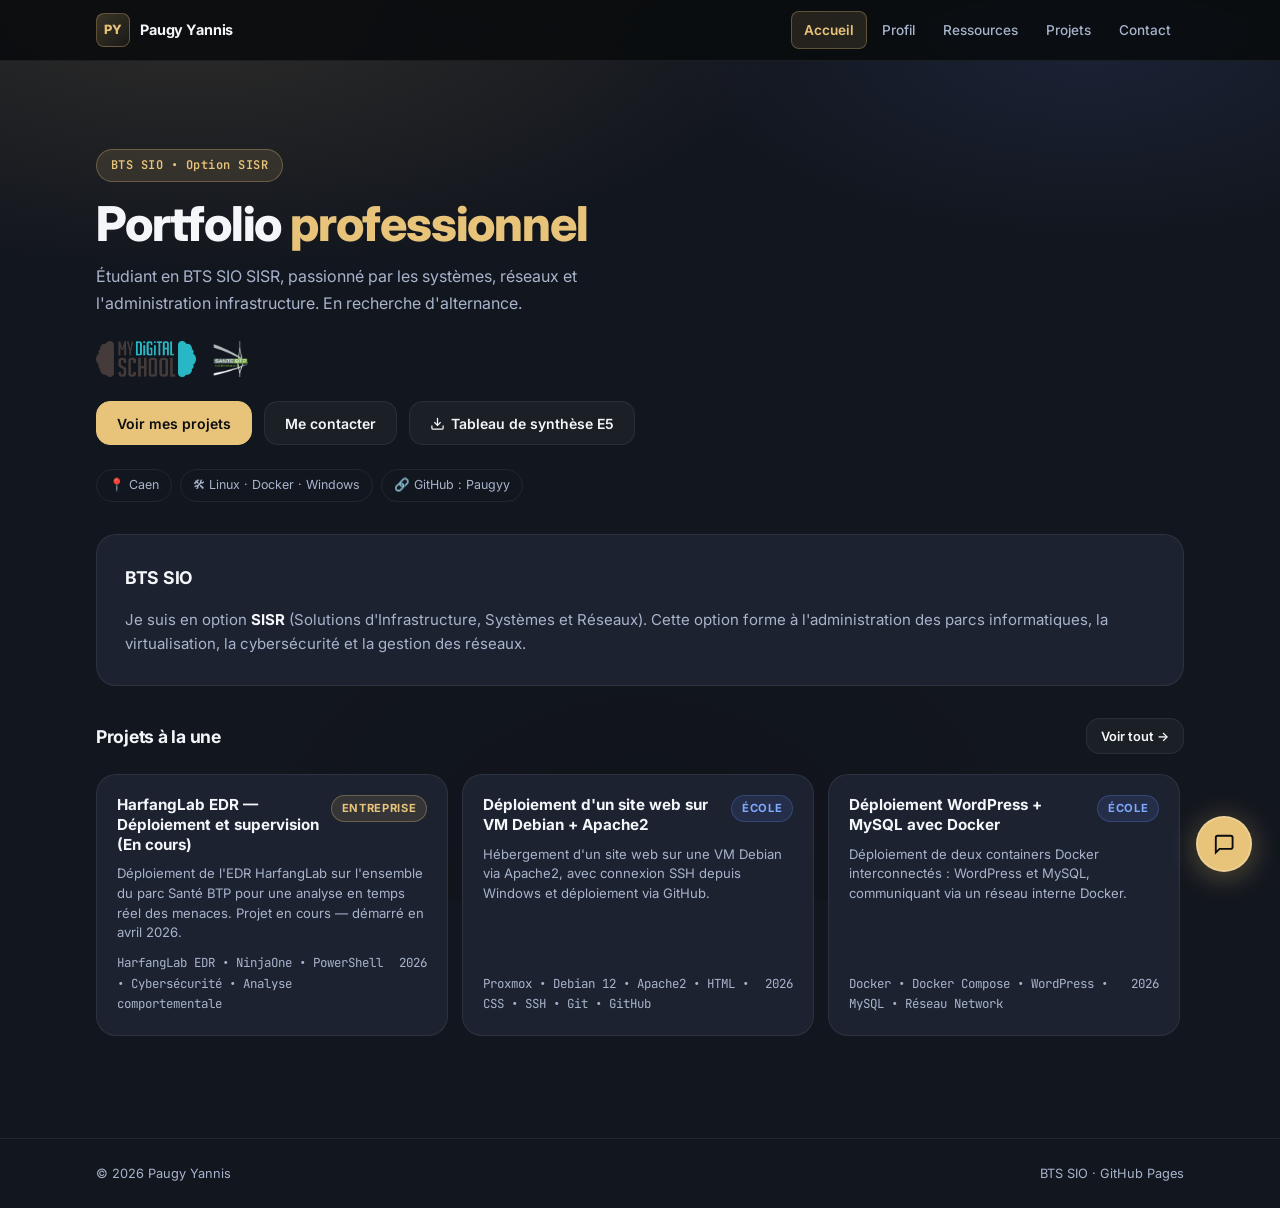
<file: index.html>
<!doctype html>
<html lang="fr">
<head>
  <meta charset="utf-8" />
  <meta name="viewport" content="width=device-width, initial-scale=1" />
  <title>Paugy Yannis — Portfolio BTS SIO</title>
  <meta name="description" content="Portfolio BTS SIO SISR — Paugy Yannis, étudiant en systèmes et réseaux à Caen." />
  <link rel="stylesheet" href="css/index.css" />
</head>
<body>

<header class="topbar">
  <div class="topbar__inner">
    <a class="brand" href="index.html" aria-label="Accueil">
      <span class="brand__mark">PY</span>
      <span class="brand__text">Paugy Yannis</span>
    </a>
    <nav class="nav" id="mainNav" aria-label="Navigation principale">
      <a href="index.html" aria-current="page">Accueil</a>
      <a href="pages/profil.html">Profil</a>
      <a href="pages/ressources.html">Ressources</a>
      <a href="pages/projets.html">Projets</a>
      <a href="pages/contact.html">Contact</a>
    </nav>
    <button class="nav-toggle" aria-label="Menu" aria-expanded="false" aria-controls="mainNav">
      <span></span><span></span><span></span>
    </button>
  </div>
</header>

<div class="page-wrap">
<main class="container">

  <section style="padding-block: 3rem 2rem;">
    <p class="pill">BTS SIO • Option SISR</p>
    <h1 class="page-title">Portfolio <span>professionnel</span></h1>
    <p class="page-lead">
      Étudiant en BTS SIO SISR, passionné par les systèmes, réseaux
      et l'administration infrastructure. En recherche d'alternance.
    </p>

    <div style="display:flex;align-items:center;gap:1rem;margin-block:1.5rem;flex-wrap:wrap;">
      <img src="img/logo-mds-hd.png"       alt="MyDigitalSchool"    style="height:clamp(1.5rem,3vw,2.25rem);width:auto;object-fit:contain;">
      <img src="img/logo-santebtp-hd.png"  alt="Santé BTP Normandie" style="height:clamp(1.5rem,3vw,2.25rem);width:auto;object-fit:contain;">
    </div>

    <div style="display:flex;gap:0.75rem;flex-wrap:wrap;margin-top:0.5rem;">
      <a class="btn btn--primary" href="pages/projets.html">Voir mes projets</a>
      <a class="btn btn--ghost"   href="pages/contact.html">Me contacter</a>
      <a class="btn btn--ghost" href="E5_Tableau-de-synthese.xlsx" download
         style="display:inline-flex;align-items:center;gap:0.4rem;">
        <svg viewBox="0 0 24 24" fill="none" stroke="currentColor" stroke-width="2" width="15" height="15">
          <path d="M21 15v4a2 2 0 0 1-2 2H5a2 2 0 0 1-2-2v-4"/>
          <polyline points="7 10 12 15 17 10"/>
          <line x1="12" y1="15" x2="12" y2="3"/>
        </svg>
        Tableau de synthèse E5
      </a>
    </div>

    <div style="display:flex;flex-wrap:wrap;gap:0.5rem;margin-top:1.5rem;">
      <span style="padding:.3rem .75rem;border:1px solid var(--border);border-radius:999px;font-size:.78rem;color:var(--text-sub)">📍 Caen</span>
      <span style="padding:.3rem .75rem;border:1px solid var(--border);border-radius:999px;font-size:.78rem;color:var(--text-sub)">🛠 Linux · Docker · Windows</span>
      <a href="https://github.com/Paugyy" target="_blank" rel="noopener"
         style="padding:.3rem .75rem;border:1px solid var(--border);border-radius:999px;font-size:.78rem;color:var(--text-sub);transition:var(--t)"
         onmouseover="this.style.borderColor='var(--border-hover)'"
         onmouseout="this.style.borderColor='var(--border)'">🔗 GitHub : Paugyy</a>
    </div>
  </section>

  <section class="card" style="margin-bottom:2rem;">
    <h2 class="section-title">BTS SIO</h2>
    <p class="muted">
      Je suis en option <strong style="color:var(--text)">SISR</strong> (Solutions d'Infrastructure,
      Systèmes et Réseaux). Cette option forme à l'administration des parcs
      informatiques, la virtualisation, la cybersécurité et la gestion des réseaux.
    </p>
  </section>

  <section style="margin-bottom:3rem;">
    <div style="display:flex;align-items:center;justify-content:space-between;gap:1rem;margin-bottom:1rem;flex-wrap:wrap;">
      <h2 class="section-title" style="margin-bottom:0">Projets à la une</h2>
      <a class="btn btn--ghost btn--sm" href="pages/projets.html">Voir tout →</a>
    </div>
    <div class="carousel-wrap">
      <div class="carousel__track" id="featuredTrack"></div>
    </div>
  </section>

</main>

<footer class="footer">
  <div class="container footer__inner">
    <span>© <span id="year"></span> Paugy Yannis</span>
    <span>BTS SIO · GitHub Pages</span>
  </div>
</footer>
</div>

<script>document.getElementById("year").textContent = new Date().getFullYear();</script>
<script src="js/projects.js"></script>
<script src="js/shared.js"></script>
</body>
</html>
</file>
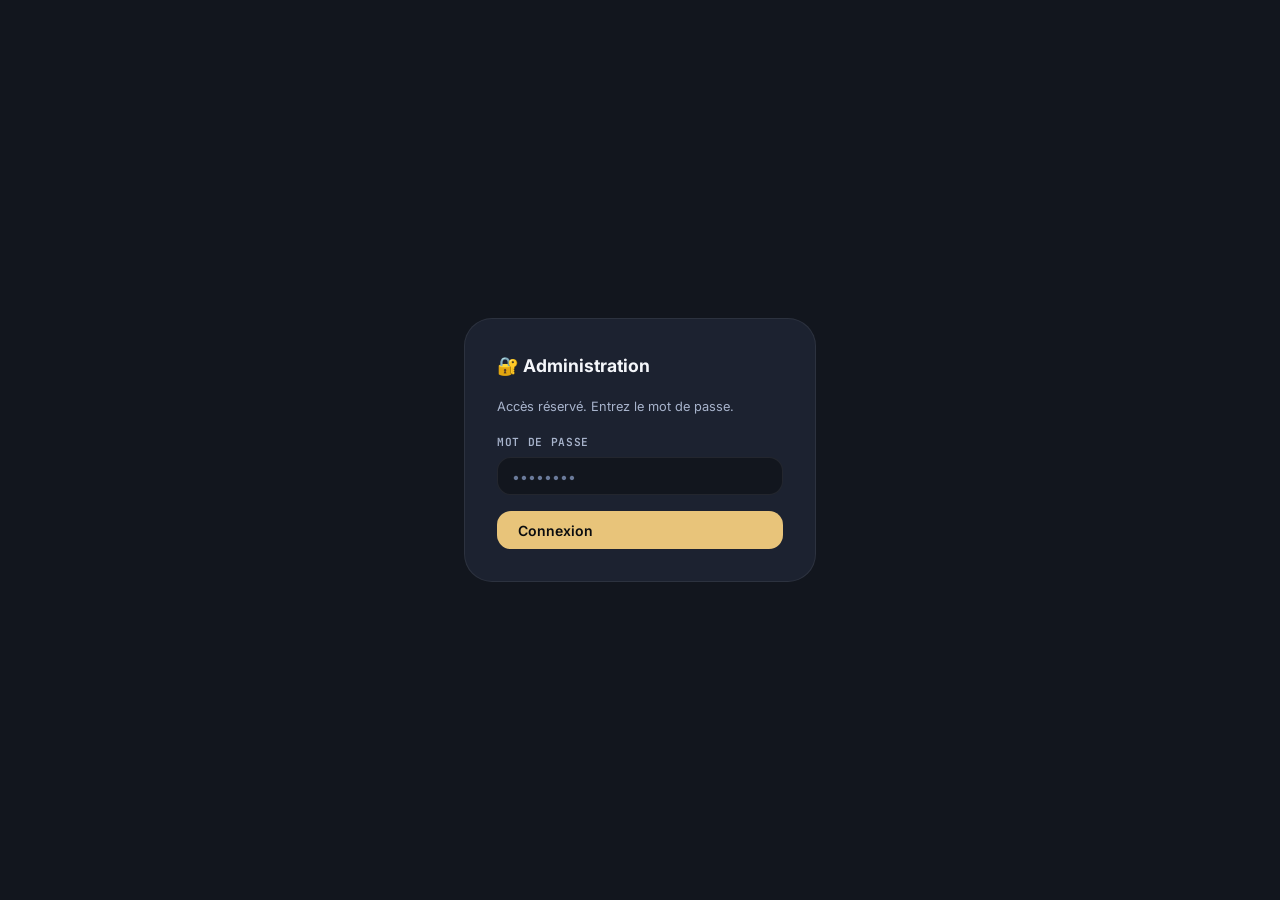
<file: admin.html>
<!doctype html>
<html lang="fr">
<head>
  <meta charset="utf-8" />
  <meta name="viewport" content="width=device-width, initial-scale=1" />
  <title>Admin — Paugy Yannis</title>
  <!-- Empêcher l'indexation par les moteurs de recherche -->
  <meta name="robots" content="noindex, nofollow, noarchive, nosnippet" />
  <link rel="stylesheet" href="css/index.css" />
  <style>
    /* ── Login ── */
    #loginScreen {
      position: fixed; inset: 0;
      background: var(--bg);
      display: flex; align-items: center; justify-content: center;
      z-index: 1000;
    }
    .login-box {
      background: var(--bg-card);
      border: 1px solid var(--border);
      border-radius: var(--r-xl);
      padding: 2rem;
      width: min(22rem, 90vw);
      display: flex; flex-direction: column; gap: 1rem;
    }
    .login-box h1 { font-size: 1.1rem; font-weight: 700; }
    .login-box p  { font-size: 0.8rem; color: var(--text-sub); }
    #loginErr { color: #FF7070; font-size: .8rem; display: none; }
    #adminContent { display: none; }

    /* ── Layout admin ── */
    .admin-wrap { max-width: 56rem; margin: 2rem auto; padding-inline: 1rem; display: flex; flex-direction: column; gap: 1.5rem; }
    .admin-section { background: var(--bg-card); border: 1px solid var(--border); border-radius: var(--r-lg); padding: 1.5rem; display: flex; flex-direction: column; gap: 1rem; }
    .admin-section h2 { font-size: 0.82rem; font-weight: 700; color: var(--accent); font-family: var(--font-mono); text-transform: uppercase; letter-spacing: 0.08em; }
    .admin-field { display: flex; flex-direction: column; gap: 0.35rem; }
    .admin-field label { font-size: 0.7rem; font-weight: 600; color: var(--text-sub); text-transform: uppercase; letter-spacing: 0.06em; font-family: var(--font-mono); }
    .admin-field input, .admin-field select, .admin-field textarea {
      padding: 0.6rem 0.875rem; background: var(--bg);
      border: 1px solid var(--border); border-radius: var(--r);
      color: var(--text); font-size: 0.875rem; font-family: var(--font);
      outline: none; transition: var(--t); resize: vertical;
    }
    .admin-field input:focus, .admin-field select:focus, .admin-field textarea:focus {
      border-color: var(--accent-border);
      box-shadow: 0 0 0 3px rgba(200,169,110,0.08);
    }
    .admin-field input::placeholder, .admin-field textarea::placeholder { color: var(--text-dim); }
    .admin-row { display: grid; grid-template-columns: 1fr 1fr; gap: 0.75rem; }
    @media(max-width:560px){ .admin-row { grid-template-columns: 1fr; } }
    .admin-btn {
      display: inline-flex; align-items: center; gap: 0.5rem;
      padding: 0.6rem 1.25rem; border-radius: var(--r); font-size: 0.875rem;
      font-weight: 600; border: 1px solid transparent; cursor: pointer;
      transition: var(--t); font-family: var(--font);
    }
    .admin-btn--primary { background: var(--accent); color: #0A0C0F; }
    .admin-btn--primary:hover { background: var(--accent2); transform: translateY(-1px); }
    .admin-btn--ghost { background: rgba(255,255,255,0.04); color: var(--text); border-color: var(--border); }
    .admin-btn--ghost:hover { border-color: var(--border-hover); }
    .admin-actions { display: flex; gap: 0.75rem; flex-wrap: wrap; }

    /* Tabs */
    .tabs { display: flex; gap: 0.5rem; border-bottom: 1px solid var(--border); }
    .tab-btn { padding: 0.5rem 1rem; font-size: 0.82rem; font-weight: 600; border: none; background: none; color: var(--text-sub); cursor: pointer; border-bottom: 2px solid transparent; transition: var(--t); font-family: var(--font); }
    .tab-btn.active { color: var(--accent); border-bottom-color: var(--accent); }
    .tab-panel { display: none; } .tab-panel.active { display: flex; flex-direction: column; gap: 1.5rem; }

    /* Code output */
    .code-output {
      font-family: var(--font-mono); font-size: 0.73rem;
      background: rgba(0,0,0,0.4); border: 1px solid var(--border);
      border-left: 3px solid var(--accent-border); border-radius: var(--r-sm);
      padding: 1rem; color: #b8ccee;
      white-space: pre; overflow-x: auto;
      max-height: 20rem; overflow-y: auto;
    }
    code { background: rgba(200,169,110,.1); color: var(--accent); padding: .1em .35em; border-radius: .25rem; font-family: var(--font-mono); font-size: .85em; }

    /* Lockout */
    .lockout-warning { background: rgba(255,60,60,0.1); border: 1px solid rgba(255,60,60,0.3); border-radius: var(--r-sm); padding: .6rem .875rem; font-size: .78rem; color: #FF7070; text-align: center; }
  </style>
</head>
<body>

<!-- ══════════════════════════════════════════
     ÉCRAN DE CONNEXION
     ══════════════════════════════════════════ -->
<div id="loginScreen">
  <div class="login-box">
    <h1>🔐 Administration</h1>
    <p>Accès réservé. Entrez le mot de passe.</p>
    <div id="lockoutMsg" class="lockout-warning" style="display:none"></div>
    <div class="admin-field">
      <label>Mot de passe</label>
      <input type="password" id="loginPwd" placeholder="••••••••" autocomplete="current-password" />
    </div>
    <p id="loginErr">Mot de passe incorrect. <span id="attemptsLeft"></span></p>
    <button class="admin-btn admin-btn--primary" id="loginBtn" onclick="doLogin()">Connexion</button>
  </div>
</div>

<!-- ══════════════════════════════════════════
     CONTENU ADMIN (visible après login)
     ══════════════════════════════════════════ -->
<div id="adminContent">

<header class="topbar">
  <div class="topbar__inner">
    <a class="brand" href="index.html">
      <span class="brand__mark">PY</span>
      <span class="brand__text">Admin</span>
    </a>
    <nav style="display:flex;gap:.5rem;align-items:center;">
      <a class="btn btn--ghost btn--sm" href="index.html">← Retour au site</a>
      <button class="btn btn--ghost btn--sm" onclick="doLogout()">Déconnexion</button>
    </nav>
  </div>
</header>

<div class="admin-wrap">

  <div>
    <h1 style="font-size:1.4rem;font-weight:800;">Tableau de bord</h1>
    <p style="color:var(--text-sub);font-size:.85rem;margin-top:.25rem;">Gérez vos procédures et projets.</p>
  </div>

  <div class="tabs">
    <button class="tab-btn active" onclick="switchTab('proc')">📄 Procédures</button>
    <button class="tab-btn" onclick="switchTab('proj')">📦 Projets</button>
    <button class="tab-btn" onclick="switchTab('pwd')">🔑 Mot de passe</button>
    <button class="tab-btn" onclick="switchTab('guide')">📖 Guide</button>
  </div>

  <!-- ── TAB PROCÉDURES ── -->
  <div class="tab-panel active" id="tab-proc">

    <div class="admin-section">
      <h2>Nouvelle procédure</h2>
      <div class="admin-row">
        <div class="admin-field">
          <label>Titre *</label>
          <input id="pTitle" placeholder="Ex: Installation Nginx" />
        </div>
        <div class="admin-field">
          <label>Catégorie *</label>
          <select id="pCat">
            <option value="systeme">Système</option>
            <option value="reseau">Réseau</option>
            <option value="web">Docker</option>
            <option value="bdd">Base de données</option>
            <option value="outils">Outils</option>
          </select>
        </div>
      </div>
      <div class="admin-row">
        <div class="admin-field">
          <label>Emoji icône</label>
          <input id="pIcon" placeholder="🛠️" maxlength="4" />
        </div>
        <div class="admin-field">
          <label>Description courte *</label>
          <input id="pDesc" placeholder="Installation et configuration de Nginx" />
        </div>
      </div>
      <div class="admin-field">
        <label>Contenu HTML *</label>
        <textarea id="pContent" rows="10" placeholder="&lt;h2&gt;Titre&lt;/h2&gt;&lt;hr&gt;
&lt;h3&gt;Installation&lt;/h3&gt;&lt;pre&gt;apt install nginx -y&lt;/pre&gt;"></textarea>
      </div>
      <div class="admin-actions">
        <button class="admin-btn admin-btn--primary" onclick="generateProc()">⚡ Générer</button>
        <button class="admin-btn admin-btn--ghost" onclick="clearForm('proc')">Effacer</button>
      </div>
    </div>

    <div class="admin-section" id="procResult" style="display:none">
      <h2>Code à coller dans <code>pages/ressources.html</code></h2>
      <p style="font-size:.8rem;color:var(--text-sub);">Dans <code>&lt;div class="res-grid" id="resGrid"&gt;</code>, ajoutez ce bloc :</p>
      <button class="admin-btn admin-btn--ghost" style="font-size:.72rem;padding:.25rem .6rem;width:fit-content" onclick="copyCode('procCode')">📋 Copier</button>
      <pre class="code-output" id="procCode"></pre>
    </div>

  </div>

  <!-- ── TAB PROJETS ── -->
  <div class="tab-panel" id="tab-proj">

    <div class="admin-section">
      <h2>Nouveau projet</h2>
      <div class="admin-row">
        <div class="admin-field">
          <label>ID unique * (ex: p5)</label>
          <input id="jId" placeholder="p5" />
        </div>
        <div class="admin-field">
          <label>Catégorie *</label>
          <select id="jCat">
            <option value="ecole">École</option>
            <option value="entreprise">Entreprise</option>
            <option value="perso">Perso</option>
          </select>
        </div>
      </div>
      <div class="admin-row">
        <div class="admin-field">
          <label>Titre *</label>
          <input id="jTitle" placeholder="Nom du projet" />
        </div>
        <div class="admin-field">
          <label>Date *</label>
          <input id="jDate" type="date" />
        </div>
      </div>
      <div class="admin-field">
        <label>Stack / Technologies *</label>
        <input id="jStack" placeholder="Linux • Docker • MySQL" />
      </div>
      <div class="admin-field">
        <label>Résumé court *</label>
        <input id="jSummary" placeholder="Description en une ligne" />
      </div>
      <div class="admin-row">
        <div class="admin-field"><label>Contexte</label><textarea id="jContext" rows="3"></textarea></div>
        <div class="admin-field"><label>Objectifs</label><textarea id="jObjectifs" rows="3"></textarea></div>
      </div>
      <div class="admin-row">
        <div class="admin-field"><label>Étapes réalisées</label><textarea id="jEtapes" rows="3"></textarea></div>
        <div class="admin-field"><label>Difficultés</label><textarea id="jDiff" rows="3"></textarea></div>
      </div>
      <div class="admin-field"><label>Résultat</label><textarea id="jResultat" rows="2"></textarea></div>
      <div class="admin-field">
        <label>Procédures liées (une par ligne)</label>
        <textarea id="jProcs" rows="3" placeholder="Docker&#10;Installation MySQL"></textarea>
      </div>
      <div class="admin-actions">
        <button class="admin-btn admin-btn--primary" onclick="generateProj()">⚡ Générer</button>
        <button class="admin-btn admin-btn--ghost" onclick="clearForm('proj')">Effacer</button>
      </div>
    </div>

    <div class="admin-section" id="projResult" style="display:none">
      <h2>JSON à coller dans <code>data/projects.json</code></h2>
      <p style="font-size:.8rem;color:var(--text-sub);">Ajoutez ce bloc avant le dernier <code>]</code>, avec une virgule après le projet précédent.</p>
      <button class="admin-btn admin-btn--ghost" style="font-size:.72rem;padding:.25rem .6rem;width:fit-content" onclick="copyCode('projCode')">📋 Copier</button>
      <pre class="code-output" id="projCode"></pre>
    </div>

  </div>

  <!-- ── TAB MOT DE PASSE ── -->
  <div class="tab-panel" id="tab-pwd">
    <div class="admin-section">
      <h2>Changer le mot de passe</h2>
      <p style="font-size:.85rem;color:var(--text-sub);line-height:1.6;">
        Le mot de passe est stocké sous forme de hash SHA-256 — illisible même en regardant le code source.
        Pour le changer, entrez le nouveau mot de passe ci-dessous et copiez le hash généré dans <code>admin.html</code> à la ligne <code>const STORED_HASH</code>.
      </p>
      <div class="admin-field">
        <label>Nouveau mot de passe</label>
        <input type="password" id="newPwd" placeholder="Nouveau mot de passe" />
      </div>
      <div class="admin-actions">
        <button class="admin-btn admin-btn--primary" onclick="generateHash()">Générer le hash</button>
      </div>
      <div id="hashResult" style="display:none">
        <div class="admin-field">
          <label>Hash SHA-256 à copier</label>
          <div style="display:flex;gap:.5rem;align-items:center;">
            <input id="hashOutput" readonly style="font-family:var(--font-mono);font-size:.75rem;cursor:pointer" onclick="this.select()" />
            <button class="admin-btn admin-btn--ghost" style="font-size:.72rem;padding:.25rem .6rem;flex-shrink:0" onclick="copyCode('hashOutput')">📋</button>
          </div>
        </div>
        <p style="font-size:.8rem;color:var(--text-sub);">
          1. Copiez ce hash<br>
          2. Ouvrez <code>admin.html</code> dans votre éditeur<br>
          3. Remplacez la valeur de <code>const STORED_HASH = '...'</code> par ce hash<br>
          4. Faites <code>git add admin.html && git commit -m "Update pwd" && git push</code>
        </p>
      </div>
    </div>
  </div>

  <!-- ── TAB GUIDE ── -->
  <div class="tab-panel" id="tab-guide">
    <div class="admin-section">
      <h2>Ajouter une procédure</h2>
      <ol style="font-size:.875rem;color:var(--text-sub);line-height:2;padding-left:1.25rem;">
        <li>Onglet <strong style="color:var(--text)">Procédures</strong> → remplissez le formulaire</li>
        <li>Cliquez <strong style="color:var(--text)">Générer</strong> → copiez le code</li>
        <li>Ouvrez <code>pages/ressources.html</code> dans votre éditeur</li>
        <li>Collez dans <code>&lt;div class="res-grid" id="resGrid"&gt;</code></li>
        <li><code>git add . &amp;&amp; git commit -m "Ajout procédure" &amp;&amp; git push</code></li>
      </ol>
    </div>
    <div class="admin-section">
      <h2>Ajouter un projet</h2>
      <ol style="font-size:.875rem;color:var(--text-sub);line-height:2;padding-left:1.25rem;">
        <li>Onglet <strong style="color:var(--text)">Projets</strong> → remplissez le formulaire</li>
        <li>Cliquez <strong style="color:var(--text)">Générer</strong> → copiez le JSON</li>
        <li>Ouvrez <code>data/projects.json</code></li>
        <li>Ajoutez le bloc avant le dernier <code>]</code> (avec une virgule avant)</li>
        <li><code>git add . &amp;&amp; git commit -m "Ajout projet" &amp;&amp; git push</code></li>
      </ol>
    </div>
    <div class="admin-section">
      <h2>⚠️ Sécurité</h2>
      <ul style="font-size:.875rem;color:var(--text-sub);line-height:1.9;padding-left:1.25rem;">
        <li>Le mot de passe est hashé en <strong style="color:var(--text)">SHA-256</strong> — illisible dans le code source</li>
        <li>Après <strong style="color:var(--text)">5 tentatives</strong> échouées → blocage 15 minutes</li>
        <li>La session expire à la <strong style="color:var(--text)">fermeture de l'onglet</strong></li>
        <li>Idéalement, mettez votre repo GitHub en <strong style="color:var(--text)">privé</strong> (Settings → General → Danger Zone → Change visibility)</li>
        <li>Pour changer le mot de passe, utilisez l'onglet <strong style="color:var(--text)">Mot de passe</strong></li>
      </ul>
    </div>
  </div>

</div>

<footer class="footer">
  <div class="container footer__inner">
    <span>© <span id="year"></span> Paugy Yannis — Administration</span>
  </div>
</footer>
</div>

<script>
document.getElementById('year').textContent = new Date().getFullYear();

/* ================================================================
   SÉCURITÉ — Hash SHA-256
   MODIFIER : Remplacez STORED_HASH par le hash de votre mot de passe
   Mot de passe actuel : PortFolioAdmin2025
   Pour changer : utilisez l'onglet "Mot de passe" de cette page
   ================================================================ */
const STORED_HASH = '85aed785a2c7838d0b379824605051b648223f06e4e9f36673c99ba076f5b86b';

const AUTH_KEY     = 'admin_auth_py';
const ATTEMPT_KEY  = 'admin_attempts';
const LOCKOUT_KEY  = 'admin_lockout';
const MAX_ATTEMPTS = 5;
const LOCKOUT_MS   = 15 * 60 * 1000; // 15 minutes

/* ── Hash SHA-256 via Web Crypto API (natif, pas de lib externe) ── */
async function sha256(str) {
  const buf  = await crypto.subtle.digest('SHA-256', new TextEncoder().encode(str));
  return Array.from(new Uint8Array(buf)).map(b => b.toString(16).padStart(2,'0')).join('');
}

/* ── Gestion du lockout ── */
function getLockout() {
  const t = parseInt(localStorage.getItem(LOCKOUT_KEY) || '0');
  return t > Date.now() ? t : 0;
}
function getAttempts() { return parseInt(localStorage.getItem(ATTEMPT_KEY) || '0'); }
function resetAttempts() { localStorage.removeItem(ATTEMPT_KEY); localStorage.removeItem(LOCKOUT_KEY); }

function checkLockout() {
  const lockUntil = getLockout();
  if (lockUntil) {
    const remaining = Math.ceil((lockUntil - Date.now()) / 60000);
    document.getElementById('lockoutMsg').style.display = 'block';
    document.getElementById('lockoutMsg').textContent = `Trop de tentatives. Réessayez dans ${remaining} min.`;
    document.getElementById('loginBtn').disabled = true;
    document.getElementById('loginPwd').disabled = true;
    return true;
  }
  return false;
}

/* ── Login ── */
async function doLogin() {
  if (checkLockout()) return;

  const pwd  = document.getElementById('loginPwd').value;
  const hash = await sha256(pwd);

  if (hash === STORED_HASH) {
    resetAttempts();
    sessionStorage.setItem(AUTH_KEY, '1');
    document.getElementById('loginScreen').style.display = 'none';
    document.getElementById('adminContent').style.display = 'block';
  } else {
    let attempts = getAttempts() + 1;
    localStorage.setItem(ATTEMPT_KEY, attempts);

    if (attempts >= MAX_ATTEMPTS) {
      localStorage.setItem(LOCKOUT_KEY, Date.now() + LOCKOUT_MS);
      checkLockout();
    } else {
      const left = MAX_ATTEMPTS - attempts;
      document.getElementById('loginErr').style.display = 'block';
      document.getElementById('attemptsLeft').textContent = `(${left} tentative${left > 1 ? 's' : ''} restante${left > 1 ? 's' : ''})`;
    }
    document.getElementById('loginPwd').value = '';
    document.getElementById('loginPwd').focus();
  }
}

function doLogout() { sessionStorage.removeItem(AUTH_KEY); location.reload(); }
document.getElementById('loginPwd').addEventListener('keydown', e => { if (e.key === 'Enter') doLogin(); });

// Auto-login si session active
if (sessionStorage.getItem(AUTH_KEY) === '1') {
  document.getElementById('loginScreen').style.display = 'none';
  document.getElementById('adminContent').style.display = 'block';
}
// Vérifier lockout au chargement
checkLockout();

/* ── Tabs ── */
function switchTab(id) {
  const ids = ['proc','proj','pwd','guide'];
  document.querySelectorAll('.tab-btn').forEach((b,i) => b.classList.toggle('active', ids[i] === id));
  document.querySelectorAll('.tab-panel').forEach(p => p.classList.remove('active'));
  document.getElementById('tab-' + id).classList.add('active');
}

/* ── Copier ── */
function copyCode(id) {
  const el = document.getElementById(id);
  const text = el.tagName === 'INPUT' ? el.value : el.textContent;
  navigator.clipboard.writeText(text).then(() => {
    const btn = event.target;
    const orig = btn.textContent;
    btn.textContent = '✅ Copié !';
    setTimeout(() => btn.textContent = orig, 1800);
  });
}

/* ── Escape HTML ── */
function esc(s) {
  return s.replace(/&/g,'&amp;').replace(/</g,'&lt;').replace(/>/g,'&gt;').replace(/"/g,'&quot;');
}

/* ── Générateur Procédure ── */
const CAT_LABELS = { systeme:'Système', reseau:'Réseau', web:'Docker', bdd:'Base de données', outils:'Outils' };

function generateProc() {
  const title   = document.getElementById('pTitle').value.trim();
  const cat     = document.getElementById('pCat').value;
  const icon    = document.getElementById('pIcon').value.trim() || '📄';
  const desc    = document.getElementById('pDesc').value.trim();
  const content = document.getElementById('pContent').value.trim();
  if (!title || !desc || !content) { alert('Remplissez titre, description et contenu.'); return; }

  const code = `    <button class="res-card" data-cat="${cat}" data-title="${esc(title)}"
      data-content="${esc(content)}">
      <div class="res-card__icon">${icon}</div>
      <div class="res-card__body">
        <span class="res-card__cat">${CAT_LABELS[cat]}</span>
        <h3 class="res-card__title">${esc(title)}</h3>
        <p class="res-card__desc">${esc(desc)}</p>
      </div>
      <svg class="res-card__arrow" viewBox="0 0 24 24" fill="none" stroke="currentColor" stroke-width="2"><path d="M5 12h14M12 5l7 7-7 7"/></svg>
    </button>`;

  document.getElementById('procCode').textContent = code;
  document.getElementById('procResult').style.display = 'block';
  document.getElementById('procResult').scrollIntoView({ behavior: 'smooth' });
}

/* ── Générateur Projet ── */
function generateProj() {
  const id       = document.getElementById('jId').value.trim();
  const cat      = document.getElementById('jCat').value;
  const title    = document.getElementById('jTitle').value.trim();
  const date     = document.getElementById('jDate').value;
  const stack    = document.getElementById('jStack').value.trim();
  const summary  = document.getElementById('jSummary').value.trim();
  if (!id || !title || !date || !stack || !summary) { alert('Remplissez ID, titre, date, stack et résumé.'); return; }

  const procs = document.getElementById('jProcs').value.trim();
  const obj = {
    id, title, category: cat, date, stack, summary,
    context:     document.getElementById('jContext').value.trim()   || '—',
    objectifs:   document.getElementById('jObjectifs').value.trim() || '—',
    etapes:      document.getElementById('jEtapes').value.trim()    || '—',
    difficultes: document.getElementById('jDiff').value.trim()      || '—',
    resultat:    document.getElementById('jResultat').value.trim()  || '—',
    procedures:  procs ? procs.split('\n').filter(Boolean).map(t => ({ titre: t.trim(), cat: 'outils' })) : []
  };

  document.getElementById('projCode').textContent = JSON.stringify(obj, null, 2);
  document.getElementById('projResult').style.display = 'block';
  document.getElementById('projResult').scrollIntoView({ behavior: 'smooth' });
}

/* ── Clear forms ── */
function clearForm(type) {
  if (type === 'proc') {
    ['pTitle','pDesc','pContent','pIcon'].forEach(id => document.getElementById(id).value = '');
    document.getElementById('procResult').style.display = 'none';
  } else {
    ['jId','jTitle','jDate','jStack','jSummary','jContext','jObjectifs','jEtapes','jDiff','jResultat','jProcs']
      .forEach(id => document.getElementById(id).value = '');
    document.getElementById('projResult').style.display = 'none';
  }
}

/* ── Générateur de hash (pour changer le mot de passe) ── */
async function generateHash() {
  const pwd = document.getElementById('newPwd').value;
  if (!pwd || pwd.length < 6) { alert('Mot de passe trop court (6 caractères minimum).'); return; }
  const hash = await sha256(pwd);
  document.getElementById('hashOutput').value = hash;
  document.getElementById('hashResult').style.display = 'block';
}

// Pré-remplir depuis URL (bouton modifier depuis ressources.html)
function prefillFromURL() {
  const p = new URLSearchParams(location.search);
  if (p.get('edit') === 'proc' && sessionStorage.getItem(AUTH_KEY) === '1') {
    switchTab('proc');
    if (p.get('title'))   document.getElementById('pTitle').value   = p.get('title');
    if (p.get('cat'))     document.getElementById('pCat').value     = p.get('cat');
    if (p.get('desc'))    document.getElementById('pDesc').value    = p.get('desc');
    if (p.get('content')) {
      const txt = document.createElement('textarea');
      txt.innerHTML = p.get('content');
      document.getElementById('pContent').value = txt.value;
    }
    document.getElementById('pTitle').scrollIntoView({ behavior: 'smooth' });
  }
}
document.addEventListener('DOMContentLoaded', () => {
  if (sessionStorage.getItem(AUTH_KEY) === '1') prefillFromURL();
});
</script>
</body>
</html>
</file>
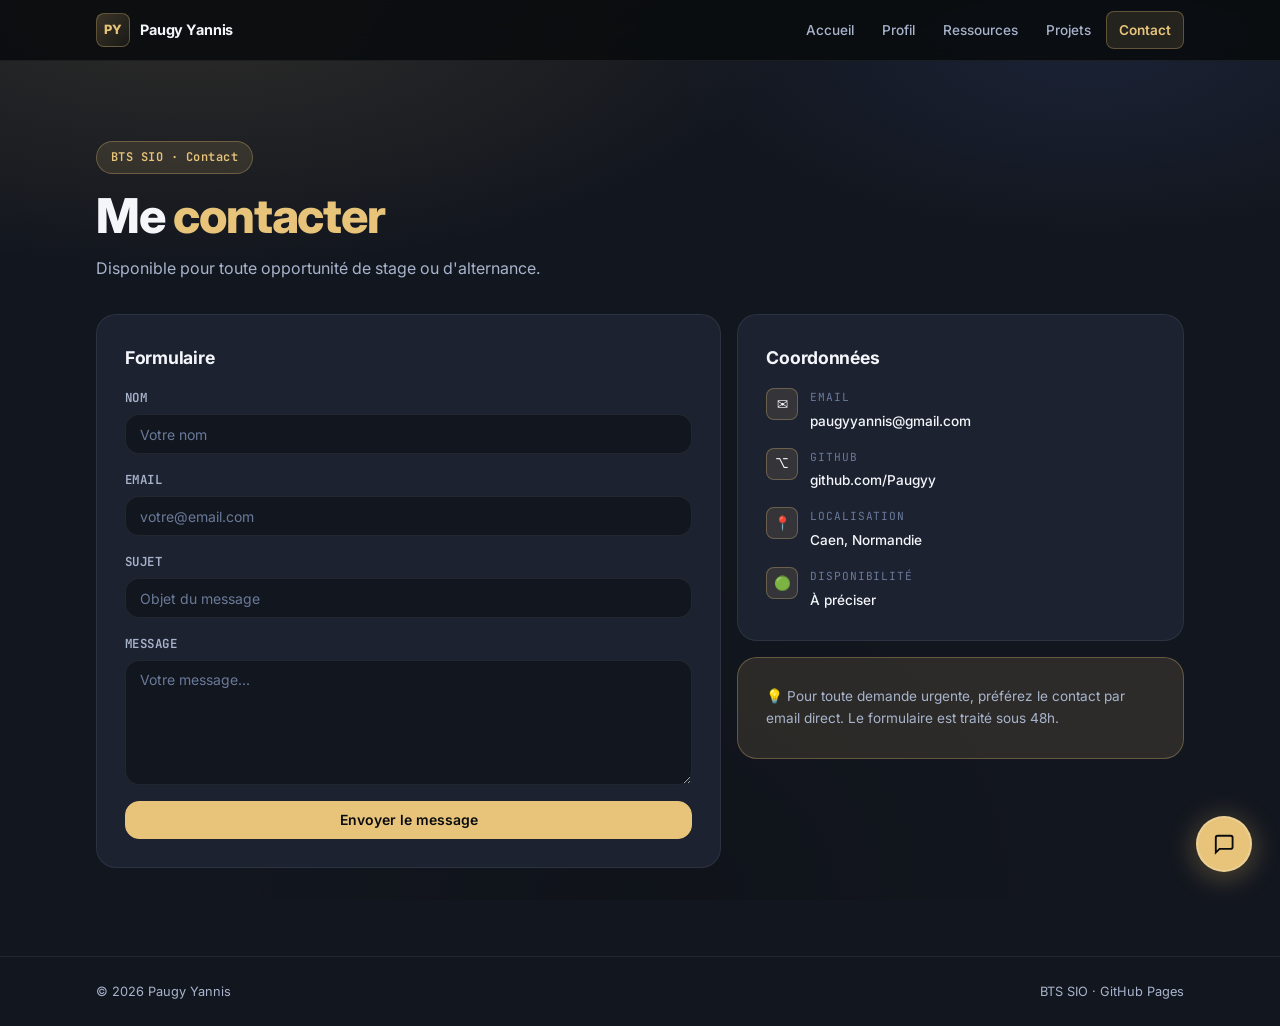
<file: pages/contact.html>
<!doctype html>
<html lang="fr">
<head>
  <meta charset="utf-8" />
  <meta name="viewport" content="width=device-width, initial-scale=1" />
  <title>Contact — Paugy Yannis</title>
  <meta name="description" content="Contacter Paugy Yannis via le formulaire ou par email." />
  <link rel="stylesheet" href="../css/index.css" />
  <link rel="stylesheet" href="../css/contact.css" />
</head>
<body>

<header class="topbar">
  <div class="topbar__inner">
    <a class="brand" href="../index.html">
      <span class="brand__mark">PY</span>
      <span class="brand__text">Paugy Yannis</span>
    </a>
    <nav class="nav" id="mainNav" aria-label="Navigation principale">
      <a href="../index.html">Accueil</a>
      <a href="profil.html">Profil</a>
      <a href="ressources.html">Ressources</a>
      <a href="projets.html">Projets</a>
      <a href="contact.html" aria-current="page">Contact</a>
    </nav>
    <button class="nav-toggle" aria-label="Menu" aria-expanded="false" aria-controls="mainNav">
      <span></span><span></span><span></span>
    </button>
  </div>
</header>

<div class="page-wrap">
<main class="container">

  <div style="padding-block:2.5rem 2rem;">
    <p class="pill">BTS SIO · Contact</p>
    <h1 class="page-title">Me <span>contacter</span></h1>
    <p class="page-lead">Disponible pour toute opportunité de stage ou d'alternance.</p>
  </div>

  <div class="contact-grid">

    <!-- Formulaire -->
    <!-- MODIFIER : action="URL_FORMSPREE" — créer un compte sur formspree.io -->
    <article class="card">
      <h2 class="section-title">Formulaire</h2>
      <form class="contact-form"
            action="https://formspree.io/f/xaqpqdnk"
            method="POST">

        <!-- MODIFIER : Les champs selon vos besoins -->
        <div class="form-group">
          <label for="name">Nom</label>
          <input id="name" name="name" type="text" placeholder="Votre nom" required />
        </div>

        <div class="form-group">
          <label for="email">Email</label>
          <input id="email" name="email" type="email" placeholder="votre@email.com" required />
        </div>

        <div class="form-group">
          <label for="subject">Sujet</label>
          <input id="subject" name="subject" type="text" placeholder="Objet du message" required />
        </div>

        <div class="form-group">
          <label for="message">Message</label>
          <textarea id="message" name="message" rows="6" placeholder="Votre message..." required></textarea>
        </div>

        <input type="hidden" name="_subject" value="Nouveau message — Portfolio BTS SIO" />
        <input type="hidden" name="_captcha" value="false" />

        <button type="submit" class="btn btn--primary">Envoyer le message</button>
      </form>
    </article>

    <!-- Infos contact -->
    <!-- MODIFIER : Vos coordonnées -->
    <aside>
      <article class="card" style="margin-bottom:1rem;">
        <h2 class="section-title">Coordonnées</h2>
        <ul class="contact-info">
          <li>
            <span class="ci-icon">✉</span>
            <div>
              <div class="ci-label">Email</div>
              <!-- MODIFIER : Votre email -->
              <a href="mailto:paugyyannis@gmail.com" class="ci-value">paugyyannis@gmail.com</a>
            </div>
          </li>
          <li>
            <span class="ci-icon">⌥</span>
            <div>
              <div class="ci-label">GitHub</div>
              <a href="https://github.com/Paugyy" target="_blank" rel="noopener" class="ci-value">github.com/Paugyy</a>
            </div>
          </li>
          <li>
            <span class="ci-icon">📍</span>
            <div>
              <div class="ci-label">Localisation</div>
              <!-- MODIFIER : Votre ville -->
              <span class="ci-value">Caen, Normandie</span>
            </div>
          </li>
          <li>
            <span class="ci-icon">🟢</span>
            <div>
              <div class="ci-label">Disponibilité</div>
              <!-- MODIFIER : Votre disponibilité -->
              <span class="ci-value">À préciser</span>
            </div>
          </li>
        </ul>
      </article>

      <article class="card" style="background:var(--accent-bg);border-color:var(--accent-border);">
        <p style="font-size:.85rem;color:var(--text-sub);line-height:1.6;">
          💡 Pour toute demande urgente, préférez le contact par email direct.
          Le formulaire est traité sous 48h.
        </p>
      </article>
    </aside>

  </div>

</main>

<footer class="footer">
  <div class="container footer__inner">
    <span>© <span id="year"></span> Paugy Yannis</span>
    <span>BTS SIO · GitHub Pages</span>
  </div>
</footer>
</div>

<script>document.getElementById("year").textContent = new Date().getFullYear();</script>
<script src="../js/shared.js"></script>
</body>
</html>
</file>
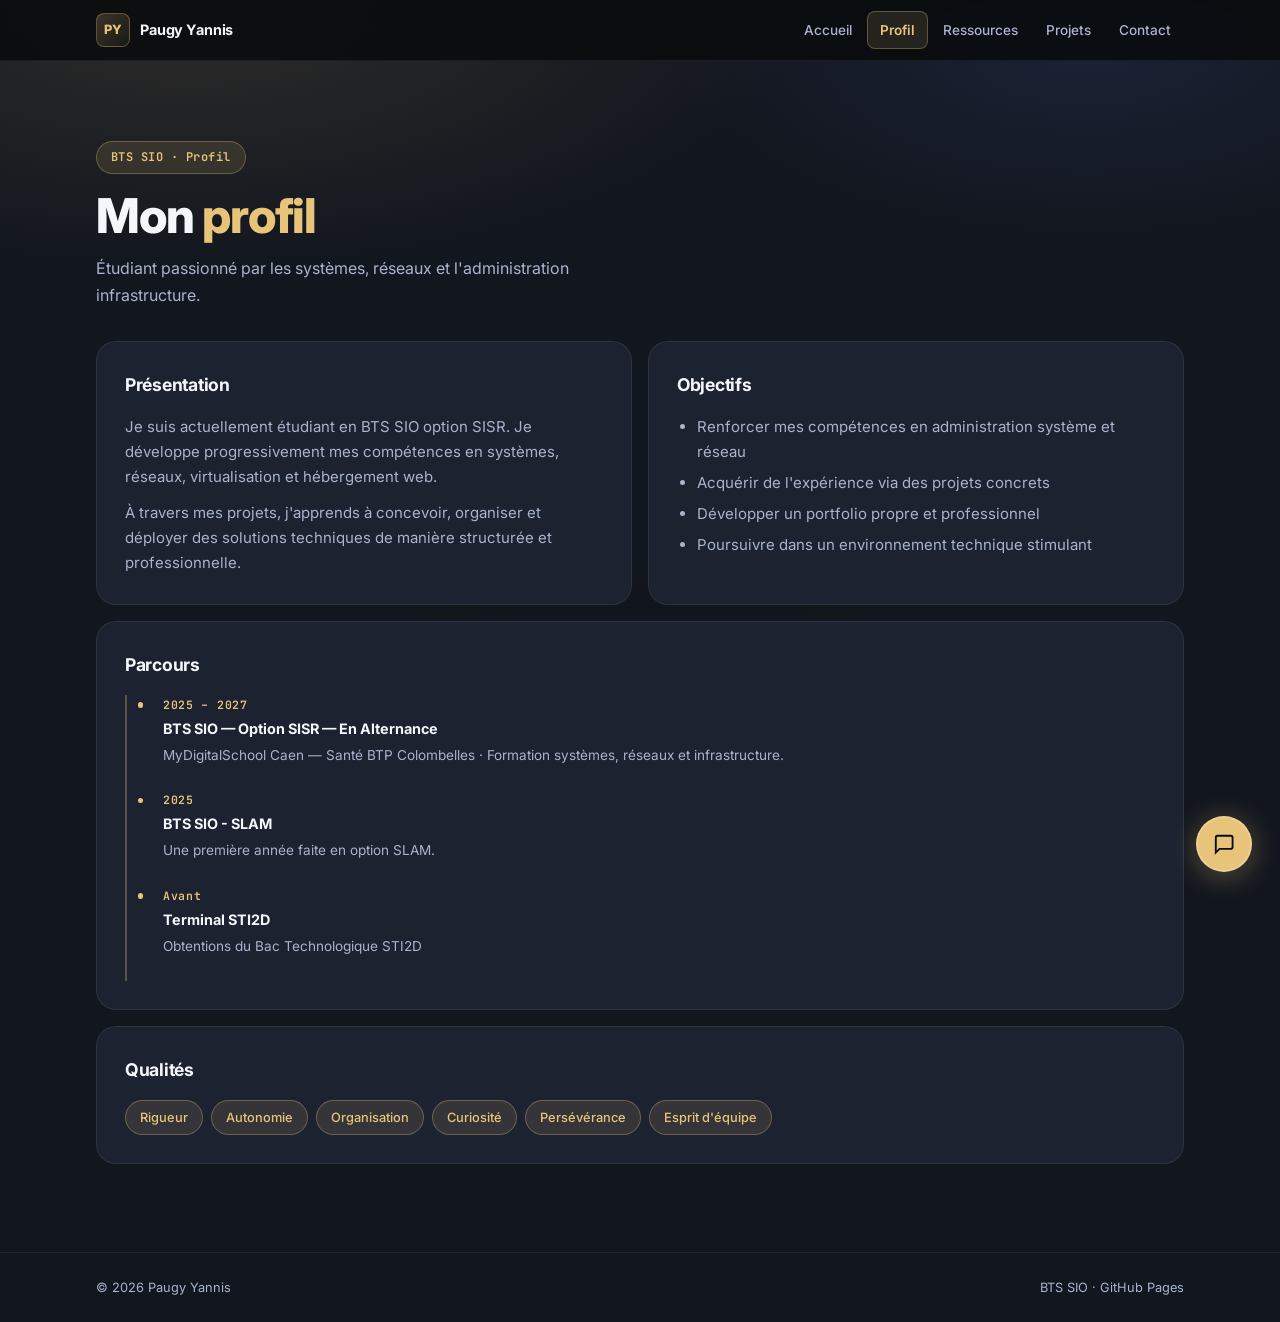
<file: pages/profil.html>
<!doctype html>
<html lang="fr">
<head>
  <meta charset="utf-8" />
  <meta name="viewport" content="width=device-width, initial-scale=1" />
  <title>Profil — Paugy Yannis</title>
  <meta name="description" content="Profil, parcours et objectifs de Paugy Yannis, étudiant BTS SIO SISR." />
  <link rel="stylesheet" href="../css/index.css" />
  <link rel="stylesheet" href="../css/profil.css" />
</head>
<body>

<!-- HEADER — identique sur toutes les pages. MODIFIER : aria-current sur la bonne page -->
<header class="topbar">
  <div class="topbar__inner">
    <a class="brand" href="../index.html">
      <span class="brand__mark">PY</span>
      <span class="brand__text">Paugy Yannis</span>
    </a>
    <nav class="nav" id="mainNav" aria-label="Navigation principale">
      <a href="../index.html">Accueil</a>
      <a href="profil.html" aria-current="page">Profil</a>
      <a href="ressources.html">Ressources</a>
      <a href="projets.html">Projets</a>
      <a href="contact.html">Contact</a>
    </nav>
    <button class="nav-toggle" aria-label="Menu" aria-expanded="false" aria-controls="mainNav">
      <span></span><span></span><span></span>
    </button>
  </div>
</header>

<div class="page-wrap">
<main class="container">

  <!-- ── EN-TÊTE PAGE ── -->
  <div style="padding-block:2.5rem 2rem;">
    <p class="pill">BTS SIO · Profil</p>
    <!-- MODIFIER : Votre titre de page -->
    <h1 class="page-title">Mon <span>profil</span></h1>
    <p class="page-lead">Étudiant passionné par les systèmes, réseaux et l'administration infrastructure.</p>
  </div>

  <!-- ── GRILLE PROFIL ── -->
  <div class="profil-grid">

    <!-- Présentation -->
    <!-- MODIFIER : Votre texte de présentation -->
    <article class="card">
      <h2 class="section-title">Présentation</h2>
      <p class="muted" style="margin-bottom:.75rem;">
        Je suis actuellement étudiant en BTS SIO option SISR. Je développe
        progressivement mes compétences en systèmes, réseaux, virtualisation
        et hébergement web.
      </p>
      <p class="muted">
        À travers mes projets, j'apprends à concevoir, organiser et déployer
        des solutions techniques de manière structurée et professionnelle.
      </p>
    </article>

    <!-- Objectifs -->
    <!-- MODIFIER : Vos objectifs professionnels -->
    <article class="card">
      <h2 class="section-title">Objectifs</h2>
      <ul class="muted" style="padding-left:1.25rem;display:grid;gap:.4rem;">
        <li>Renforcer mes compétences en administration système et réseau</li>
        <li>Acquérir de l'expérience via des projets concrets</li>
        <li>Développer un portfolio propre et professionnel</li>
        <li>Poursuivre dans un environnement technique stimulant</li>
      </ul>
    </article>
  </div>

  <!-- ── PARCOURS ── -->
  <!-- MODIFIER : Votre parcours (ajouter/supprimer des items timeline__item) -->
  <section class="card" style="margin-top:1rem;">
    <h2 class="section-title">Parcours</h2>
    <div class="timeline">

      <div class="timeline__item">
        <span class="timeline__date">2025 – 2027</span>
        <div class="timeline__content">
          <h3>BTS SIO — Option SISR — En Alternance</h3>
          <!-- MODIFIER : Nom de votre école -->
          <p class="muted">MyDigitalSchool Caen — Santé BTP Colombelles · Formation systèmes, réseaux et infrastructure.</p>
        </div>
      </div>

      <!-- MODIFIER : Ajouter votre expérience stage/alternance -->
      <div class="timeline__item">
        <span class="timeline__date">2025</span>
        <div class="timeline__content">
          <h3>BTS SIO - SLAM</h3>
          <p class="muted">Une première année faite en option SLAM. </p>
        </div>
      </div>

      <!-- MODIFIER : Votre parcours avant le BTS -->
      <div class="timeline__item">
        <span class="timeline__date">Avant</span>
        <div class="timeline__content">
          <h3>Terminal STI2D</h3>
          <p class="muted">Obtentions du Bac Technologique STI2D</p>
        </div>
      </div>

    </div>
  </section>

  <!-- ── QUALITÉS ── -->
  <!-- MODIFIER : Vos soft-skills -->
  <section class="card" style="margin-top:1rem;margin-bottom:3rem;">
    <h2 class="section-title">Qualités</h2>
    <div class="softskills">
      <span>Rigueur</span>
      <span>Autonomie</span>
      <span>Organisation</span>
      <span>Curiosité</span>
      <span>Persévérance</span>
      <span>Esprit d'équipe</span>
    </div>
  </section>

</main>

<!-- FOOTER — identique sur toutes les pages -->
<footer class="footer">
  <div class="container footer__inner">
    <span>© <span id="year"></span> Paugy Yannis</span>
    <span>BTS SIO · GitHub Pages</span>
  </div>
</footer>
</div>

<script>document.getElementById("year").textContent = new Date().getFullYear();</script>
<script src="../js/shared.js"></script>
</body>
</html>
</file>
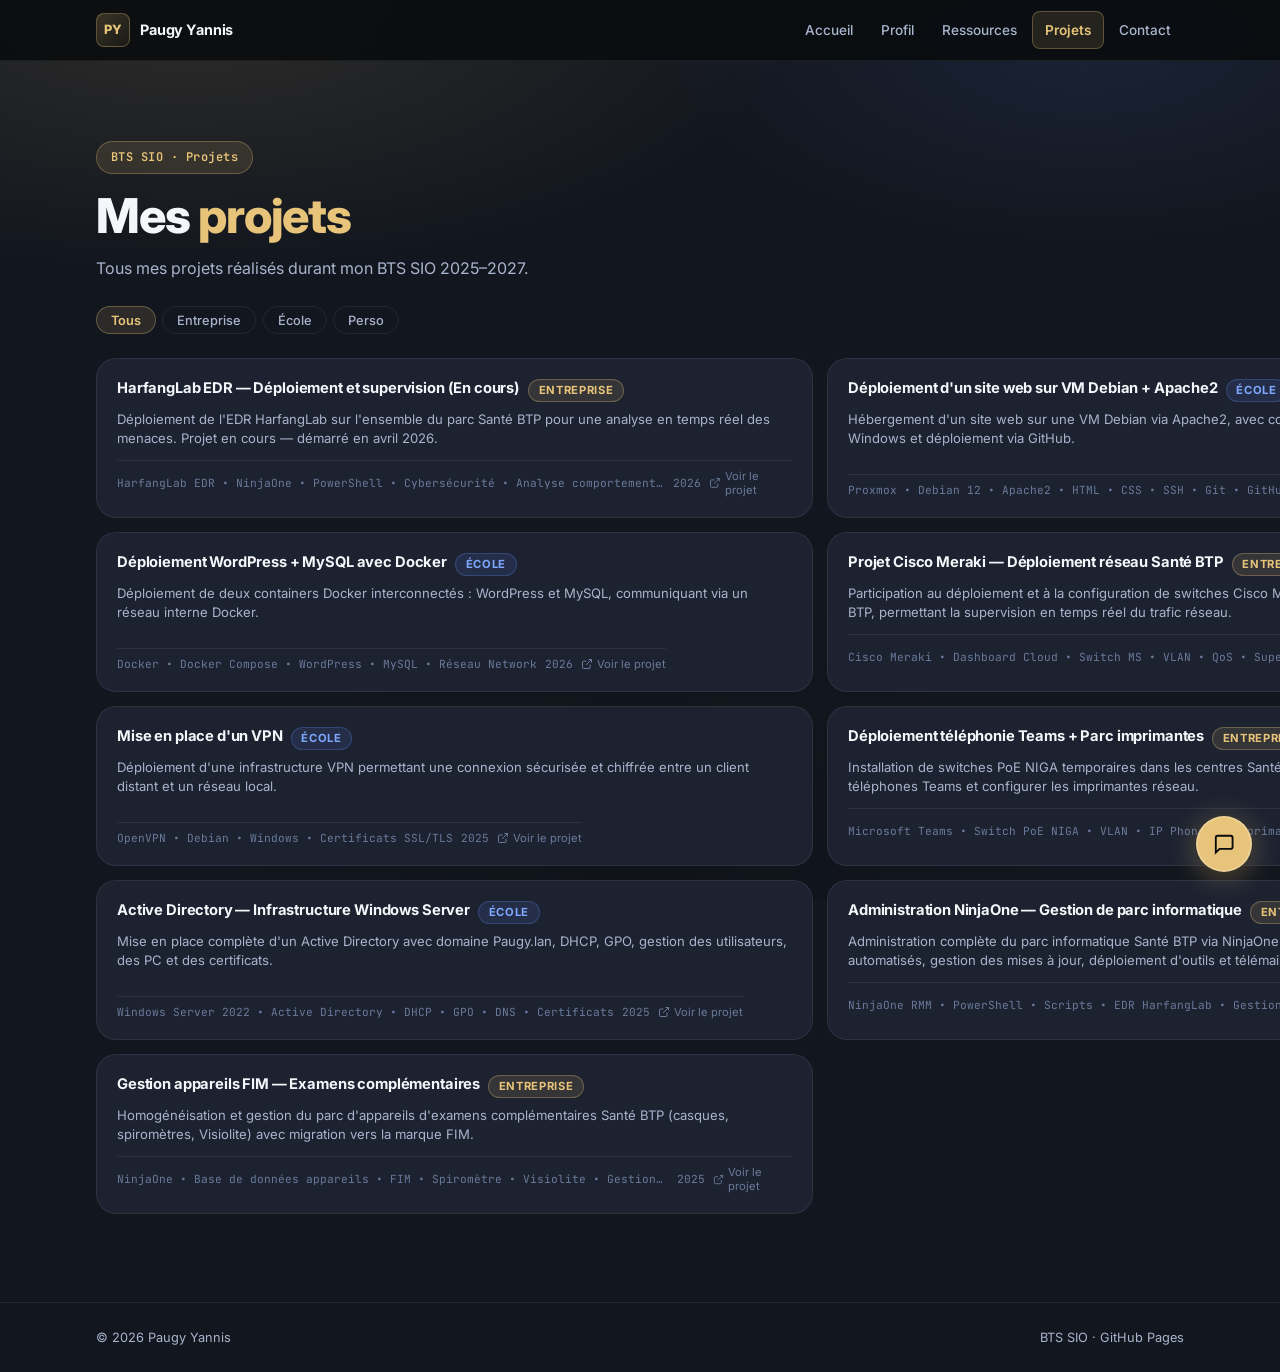
<file: pages/projets.html>
<!doctype html>
<html lang="fr">
<head>
  <meta charset="utf-8" />
  <meta name="viewport" content="width=device-width, initial-scale=1" />
  <title>Projets — Paugy Yannis</title>
  <meta name="description" content="Projets BTS SIO : entreprise, école, perso." />
  <link rel="stylesheet" href="../css/index.css" />
  <link rel="stylesheet" href="../css/projets.css" />
</head>
<body>

<header class="topbar">
  <div class="topbar__inner">
    <a class="brand" href="../index.html">
      <span class="brand__mark">PY</span>
      <span class="brand__text">Paugy Yannis</span>
    </a>
    <nav class="nav" id="mainNav" aria-label="Navigation principale">
      <a href="../index.html">Accueil</a>
      <a href="profil.html">Profil</a>
      <a href="ressources.html">Ressources</a>
      <a href="projets.html" aria-current="page">Projets</a>
      <a href="contact.html">Contact</a>
    </nav>
    <button class="nav-toggle" aria-label="Menu" aria-expanded="false" aria-controls="mainNav">
      <span></span><span></span><span></span>
    </button>
  </div>
</header>

<div class="page-wrap">
<main class="container">

  <div style="padding-block:2.5rem 1.5rem;">
    <p class="pill">BTS SIO · Projets</p>
    <!-- MODIFIER : Titre de page -->
    <h1 class="page-title">Mes <span>projets</span></h1>
    <p class="page-lead">Tous mes projets réalisés durant mon BTS SIO 2025–2027.</p>
  </div>

  <!-- Filtres catégories -->
  <!-- MODIFIER : Ajouter une catégorie → ajouter un bouton + mettre la même valeur dans data-filter et dans le JSON -->
  <div class="proj-filters" id="projFilters">
    <button class="proj-filter active" data-filter="all">Tous</button>
    <button class="proj-filter" data-filter="entreprise">Entreprise</button>
    <button class="proj-filter" data-filter="ecole">École</button>
    <button class="proj-filter" data-filter="perso">Perso</button>
  </div>

  <!-- Grille de projets (remplie par projects.js) -->
  <!-- MODIFIER : Les données dans data/projects.json -->
  <div class="proj-grid" id="projectsGrid"></div>

</main>

<!-- FOOTER -->
<footer class="footer">
  <div class="container footer__inner">
    <span>© <span id="year"></span> Paugy Yannis</span>
    <span>BTS SIO · GitHub Pages</span>
  </div>
</footer>
</div>

<!-- ── OVERLAY POPUP PROJET ── -->
<div class="overlay" id="overlay"></div>

<!-- ── POPUP PROJET ── Grande popup centrée -->
<div class="popup-project" id="popupProject" role="dialog" aria-modal="true" aria-label="Détail du projet">
  <div class="popup-project__box">
    <div class="popup__header">
      <div class="popup__header-left">
        <div class="popup__meta" id="ppMeta"><!-- tag catégorie inséré ici --></div>
        <h2 class="popup__title" id="ppTitle"></h2>
        <span class="popup__stack" id="ppStack"></span>
      </div>
      <button class="popup__close" id="ppClose" aria-label="Fermer">
        <svg viewBox="0 0 24 24" fill="none" stroke="currentColor" stroke-width="2.5"><path d="M18 6 6 18M6 6l12 12"/></svg>
      </button>
    </div>
    <div class="popup__body" id="ppBody">
      <!-- Injecté par projects.js -->
    </div>
  </div>
</div>

<!-- ── OVERLAY POPUP PROCÉDURE ── -->
<div class="overlay-proc" id="overlayProc"></div>

<!-- ── POPUP PROCÉDURE ── Plus petite, par-dessus la popup projet -->
<div class="popup-proc" id="popupProc" role="dialog" aria-modal="true" aria-label="Procédure">
  <div class="popup-proc__box">
    <div class="popup-proc__header">
      <h3 class="popup-proc__title" id="procTitle"></h3>
      <button class="popup__close" id="procClose" aria-label="Fermer">
        <svg viewBox="0 0 24 24" fill="none" stroke="currentColor" stroke-width="2.5"><path d="M18 6 6 18M6 6l12 12"/></svg>
      </button>
    </div>
    <div class="popup-proc__body" id="procBody"></div>
  </div>
</div>

<script>document.getElementById("year").textContent = new Date().getFullYear();</script>
<script src="../js/projects.js"></script>
<script src="../js/shared.js"></script>
</body>
</html>
</file>
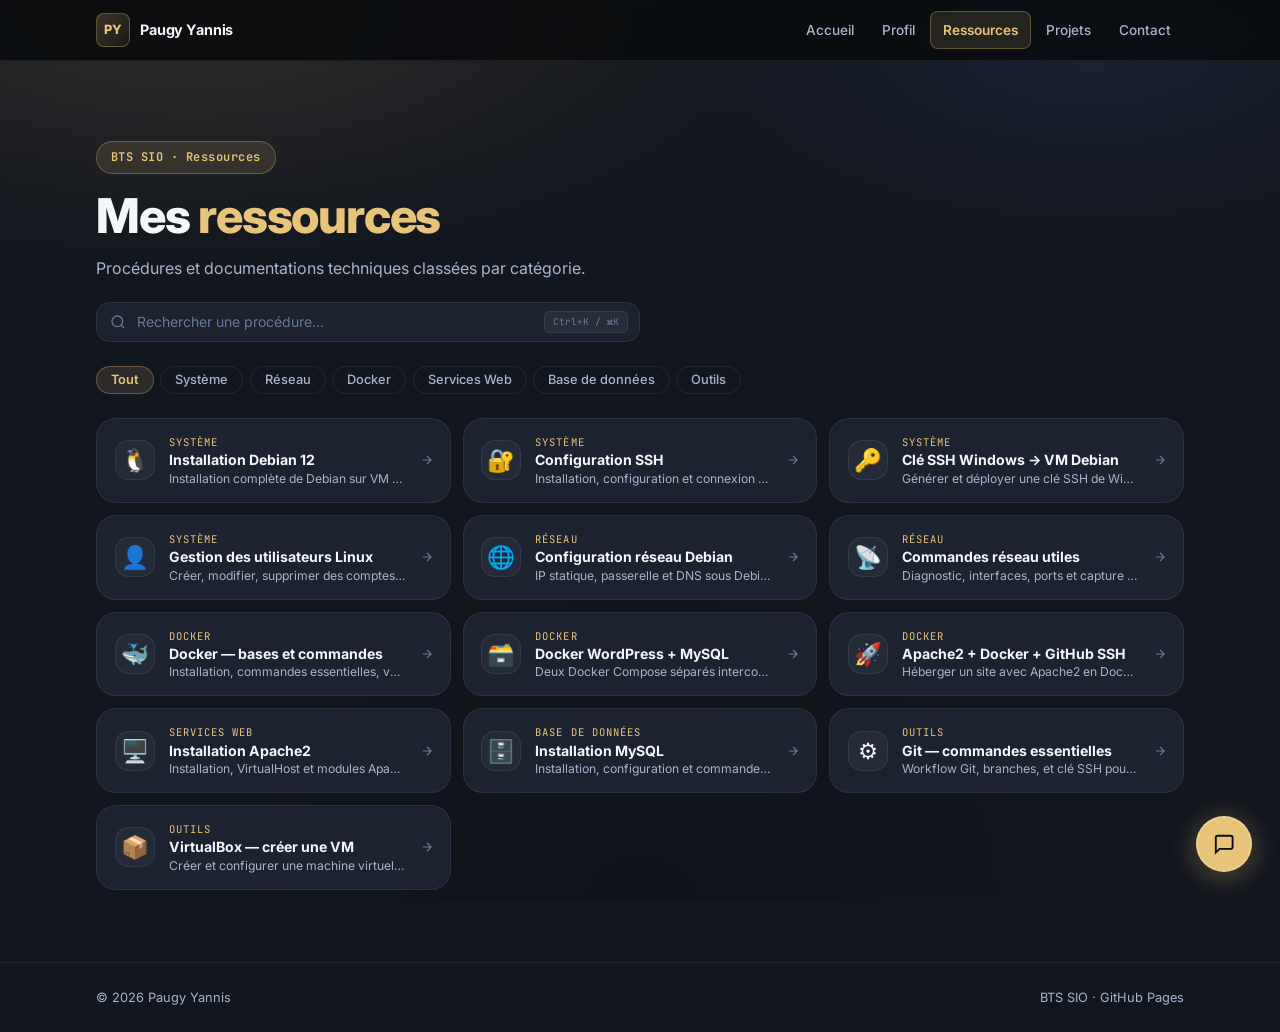
<file: pages/ressources.html>
<!doctype html>
<html lang="fr">
<head>
  <meta charset="utf-8" />
  <meta name="viewport" content="width=device-width, initial-scale=1" />
  <title>Ressources — Paugy Yannis</title>
  <meta name="description" content="Procédures et documentations techniques BTS SIO." />
  <link rel="stylesheet" href="../css/index.css" />
  <link rel="stylesheet" href="../css/ressources.css" />
</head>
<body>

<header class="topbar">
  <div class="topbar__inner">
    <a class="brand" href="../index.html">
      <span class="brand__mark">PY</span>
      <span class="brand__text">Paugy Yannis</span>
    </a>
    <nav class="nav" id="mainNav" aria-label="Navigation principale">
      <a href="../index.html">Accueil</a>
      <a href="profil.html">Profil</a>
      <a href="ressources.html" aria-current="page">Ressources</a>
      <a href="projets.html">Projets</a>
      <a href="contact.html">Contact</a>
    </nav>
    <button class="nav-toggle" aria-label="Menu" aria-expanded="false" aria-controls="mainNav">
      <span></span><span></span><span></span>
    </button>
  </div>
</header>

<div class="page-wrap">
<main class="container">

  <div style="padding-block:2.5rem 1.5rem;">
    <p class="pill">BTS SIO · Ressources</p>
    <h1 class="page-title">Mes <span>ressources</span></h1>
    <p class="page-lead">Procédures et documentations techniques classées par catégorie.</p>
    <div class="res-search">
      <svg viewBox="0 0 24 24" fill="none" stroke="currentColor" stroke-width="2">
        <circle cx="11" cy="11" r="8"/><path d="m21 21-4.35-4.35"/>
      </svg>
      <input id="resSearch" type="text" placeholder="Rechercher une procédure..." autocomplete="off" />
      <kbd>Ctrl+K / ⌘K</kbd>
    </div>
  </div>

  <!-- Filtres -->
  <div class="res-filters">
    <button class="res-filter active" data-cat="all">Tout</button>
    <button class="res-filter" data-cat="systeme">Système</button>
    <button class="res-filter" data-cat="reseau">Réseau</button>
    <button class="res-filter" data-cat="docker">Docker</button>
    <button class="res-filter" data-cat="services">Services Web</button>
    <button class="res-filter" data-cat="bdd">Base de données</button>
    <button class="res-filter" data-cat="outils">Outils</button>
  </div>

  <!-- Grille -->
  <div class="res-grid" id="resGrid">

    <!-- ══ SYSTÈME ══ -->
    <button class="res-card" data-cat="systeme" data-title="Installation Debian"
      data-content="&lt;h2&gt;Installation Debian 12&lt;/h2&gt;&lt;p&gt;&lt;strong&gt;Catégorie :&lt;/strong&gt; Système&lt;/p&gt;&lt;hr&gt;&lt;h3&gt;Prérequis&lt;/h3&gt;&lt;ul&gt;&lt;li&gt;ISO Debian 12 Bookworm — debian.org&lt;/li&gt;&lt;li&gt;VirtualBox / Proxmox ou machine physique&lt;/li&gt;&lt;li&gt;Minimum 20 Go disque, 2 Go RAM&lt;/li&gt;&lt;/ul&gt;&lt;h3&gt;Création VM VirtualBox&lt;/h3&gt;&lt;pre&gt;Nouvelle VM → Linux → Debian 64-bit&lt;br&gt;RAM : 2048 Mo minimum&lt;br&gt;Disque : VDI dynamique 20 Go&lt;br&gt;Réseau : Adaptateur pont (Bridged)&lt;/pre&gt;&lt;h3&gt;Installation&lt;/h3&gt;&lt;ol&gt;&lt;li&gt;Démarrer sur l'ISO → Graphical Install&lt;/li&gt;&lt;li&gt;Langue : Français / Fuseau : Europe/Paris&lt;/li&gt;&lt;li&gt;Partitionnement : méthode guidée — disque entier&lt;/li&gt;&lt;li&gt;Miroir réseau : deb.debian.org&lt;/li&gt;&lt;li&gt;Cocher : utilitaires système standard + serveur SSH&lt;/li&gt;&lt;li&gt;Installer GRUB sur le MBR (/dev/sda)&lt;/li&gt;&lt;/ol&gt;&lt;h3&gt;Post-installation&lt;/h3&gt;&lt;pre&gt;apt update &amp;amp;&amp;amp; apt upgrade -y&lt;br&gt;apt install sudo curl wget vim git net-tools -y&lt;br&gt;usermod -aG sudo votre_utilisateur&lt;br&gt;reboot&lt;/pre&gt;">
      <div class="res-card__icon">🐧</div>
      <div class="res-card__body">
        <span class="res-card__cat">Système</span>
        <h3 class="res-card__title">Installation Debian 12</h3>
        <p class="res-card__desc">Installation complète de Debian sur VM ou machine physique</p>
      </div>
      <svg class="res-card__arrow" viewBox="0 0 24 24" fill="none" stroke="currentColor" stroke-width="2"><path d="M5 12h14M12 5l7 7-7 7"/></svg>
    </button>

    <button class="res-card" data-cat="systeme" data-title="Configuration SSH"
      data-content="&lt;h2&gt;Configuration SSH&lt;/h2&gt;&lt;p&gt;&lt;strong&gt;Catégorie :&lt;/strong&gt; Système&lt;/p&gt;&lt;hr&gt;&lt;h3&gt;Installation du serveur SSH&lt;/h3&gt;&lt;pre&gt;apt install openssh-server -y&lt;br&gt;systemctl enable ssh&lt;br&gt;systemctl start ssh&lt;br&gt;systemctl status ssh&lt;/pre&gt;&lt;h3&gt;Configuration (/etc/ssh/sshd_config)&lt;/h3&gt;&lt;pre&gt;Port 22&lt;br&gt;PermitRootLogin no&lt;br&gt;PasswordAuthentication yes&lt;br&gt;PubkeyAuthentication yes&lt;br&gt;AuthorizedKeysFile .ssh/authorized_keys&lt;/pre&gt;&lt;h3&gt;Redémarrer après modification&lt;/h3&gt;&lt;pre&gt;systemctl restart ssh&lt;/pre&gt;&lt;h3&gt;Connexion depuis un client&lt;/h3&gt;&lt;pre&gt;ssh utilisateur@adresse_ip&lt;br&gt;ssh -p 22 utilisateur@192.168.1.10&lt;/pre&gt;&lt;h3&gt;Générer une paire de clés (côté client)&lt;/h3&gt;&lt;pre&gt;ssh-keygen -t ed25519 -C &quot;mon@email.com&quot;&lt;br&gt;ssh-copy-id utilisateur@192.168.1.10&lt;/pre&gt;">
      <div class="res-card__icon">🔐</div>
      <div class="res-card__body">
        <span class="res-card__cat">Système</span>
        <h3 class="res-card__title">Configuration SSH</h3>
        <p class="res-card__desc">Installation, configuration et connexion par clé SSH</p>
      </div>
      <svg class="res-card__arrow" viewBox="0 0 24 24" fill="none" stroke="currentColor" stroke-width="2"><path d="M5 12h14M12 5l7 7-7 7"/></svg>
    </button>

    <button class="res-card" data-cat="systeme" data-title="Clé SSH Windows → VM Debian"
      data-content="&lt;h2&gt;Clé SSH Windows → VM Debian&lt;/h2&gt;&lt;p&gt;&lt;strong&gt;Catégorie :&lt;/strong&gt; Système&lt;/p&gt;&lt;hr&gt;&lt;h3&gt;1. Générer la clé SSH sur Windows (PowerShell)&lt;/h3&gt;&lt;pre&gt;ssh-keygen -t ed25519 -C &quot;votre@email.com&quot;&lt;br&gt;# Accepter le chemin par défaut : C:\Users\VotreNom\.ssh\id_ed25519&lt;br&gt;ls $env:USERPROFILE\.ssh\&lt;br&gt;# → id_ed25519 (privée) + id_ed25519.pub (publique)&lt;/pre&gt;&lt;h3&gt;2. Copier la clé publique sur la VM&lt;/h3&gt;&lt;pre&gt;type $env:USERPROFILE\.ssh\id_ed25519.pub | ssh utilisateur@192.168.1.10 &quot;mkdir -p ~/.ssh &amp;amp;&amp;amp; cat &gt;&gt; ~/.ssh/authorized_keys&quot;&lt;/pre&gt;&lt;h3&gt;3. Sur la VM — vérifier les permissions&lt;/h3&gt;&lt;pre&gt;chmod 700 ~/.ssh&lt;br&gt;chmod 600 ~/.ssh/authorized_keys&lt;/pre&gt;&lt;h3&gt;4. Activer l'auth par clé dans sshd_config&lt;/h3&gt;&lt;pre&gt;PubkeyAuthentication yes&lt;br&gt;AuthorizedKeysFile .ssh/authorized_keys&lt;br&gt;systemctl restart ssh&lt;/pre&gt;&lt;h3&gt;5. Connexion sans mot de passe&lt;/h3&gt;&lt;pre&gt;ssh utilisateur@192.168.1.10&lt;br&gt;# → Connexion directe sans mot de passe&lt;/pre&gt;&lt;h3&gt;6. Raccourci : fichier config SSH Windows&lt;/h3&gt;&lt;pre&gt;# C:\Users\VotreNom\.ssh\config&lt;br&gt;Host mavm&lt;br&gt;    HostName 192.168.1.10&lt;br&gt;    User utilisateur&lt;br&gt;    IdentityFile ~/.ssh/id_ed25519&lt;br&gt;# Utilisation : ssh mavm&lt;/pre&gt;">
      <div class="res-card__icon">🔑</div>
      <div class="res-card__body">
        <span class="res-card__cat">Système</span>
        <h3 class="res-card__title">Clé SSH Windows → VM Debian</h3>
        <p class="res-card__desc">Générer et déployer une clé SSH de Windows vers une VM Debian</p>
      </div>
      <svg class="res-card__arrow" viewBox="0 0 24 24" fill="none" stroke="currentColor" stroke-width="2"><path d="M5 12h14M12 5l7 7-7 7"/></svg>
    </button>

    <button class="res-card" data-cat="systeme" data-title="Gestion des utilisateurs Linux"
      data-content="&lt;h2&gt;Gestion des utilisateurs Linux&lt;/h2&gt;&lt;p&gt;&lt;strong&gt;Catégorie :&lt;/strong&gt; Système&lt;/p&gt;&lt;hr&gt;&lt;h3&gt;Créer un utilisateur&lt;/h3&gt;&lt;pre&gt;adduser nomutilisateur&lt;br&gt;# Ou sans interaction :&lt;br&gt;useradd -m -s /bin/bash nomutilisateur&lt;br&gt;passwd nomutilisateur&lt;/pre&gt;&lt;h3&gt;Ajouter au groupe sudo&lt;/h3&gt;&lt;pre&gt;usermod -aG sudo nomutilisateur&lt;/pre&gt;&lt;h3&gt;Supprimer un utilisateur&lt;/h3&gt;&lt;pre&gt;deluser --remove-home nomutilisateur&lt;/pre&gt;&lt;h3&gt;Lister les utilisateurs&lt;/h3&gt;&lt;pre&gt;cat /etc/passwd&lt;br&gt;getent passwd&lt;/pre&gt;&lt;h3&gt;Gérer les groupes&lt;/h3&gt;&lt;pre&gt;usermod -aG docker,sudo nomutilisateur&lt;br&gt;groups nomutilisateur&lt;/pre&gt;">
      <div class="res-card__icon">👤</div>
      <div class="res-card__body">
        <span class="res-card__cat">Système</span>
        <h3 class="res-card__title">Gestion des utilisateurs Linux</h3>
        <p class="res-card__desc">Créer, modifier, supprimer des comptes et gérer les groupes</p>
      </div>
      <svg class="res-card__arrow" viewBox="0 0 24 24" fill="none" stroke="currentColor" stroke-width="2"><path d="M5 12h14M12 5l7 7-7 7"/></svg>
    </button>

    <!-- ══ RÉSEAU ══ -->
    <button class="res-card" data-cat="reseau" data-title="Configuration réseau Debian"
      data-content="&lt;h2&gt;Configuration réseau Debian&lt;/h2&gt;&lt;p&gt;&lt;strong&gt;Catégorie :&lt;/strong&gt; Réseau&lt;/p&gt;&lt;hr&gt;&lt;h3&gt;Voir les interfaces&lt;/h3&gt;&lt;pre&gt;ip a&lt;br&gt;ip link show&lt;/pre&gt;&lt;h3&gt;IP statique (/etc/network/interfaces)&lt;/h3&gt;&lt;pre&gt;auto eth0&lt;br&gt;iface eth0 inet static&lt;br&gt;  address 192.168.1.10&lt;br&gt;  netmask 255.255.255.0&lt;br&gt;  gateway 192.168.1.1&lt;br&gt;  dns-nameservers 8.8.8.8 1.1.1.1&lt;/pre&gt;&lt;h3&gt;Redémarrer le réseau&lt;/h3&gt;&lt;pre&gt;systemctl restart networking&lt;br&gt;ifdown eth0 &amp;amp;&amp;amp; ifup eth0&lt;/pre&gt;&lt;h3&gt;Vérification&lt;/h3&gt;&lt;pre&gt;ip a&lt;br&gt;ping -c 4 8.8.8.8&lt;br&gt;ping -c 4 google.com&lt;/pre&gt;">
      <div class="res-card__icon">🌐</div>
      <div class="res-card__body">
        <span class="res-card__cat">Réseau</span>
        <h3 class="res-card__title">Configuration réseau Debian</h3>
        <p class="res-card__desc">IP statique, passerelle et DNS sous Debian</p>
      </div>
      <svg class="res-card__arrow" viewBox="0 0 24 24" fill="none" stroke="currentColor" stroke-width="2"><path d="M5 12h14M12 5l7 7-7 7"/></svg>
    </button>

    <button class="res-card" data-cat="reseau" data-title="Commandes réseau utiles"
      data-content="&lt;h2&gt;Commandes réseau utiles&lt;/h2&gt;&lt;p&gt;&lt;strong&gt;Catégorie :&lt;/strong&gt; Réseau&lt;/p&gt;&lt;hr&gt;&lt;h3&gt;Afficher la configuration&lt;/h3&gt;&lt;pre&gt;ip a               # Adresses IP&lt;br&gt;ip route show      # Table de routage&lt;br&gt;ip neigh           # Table ARP&lt;/pre&gt;&lt;h3&gt;Diagnostics&lt;/h3&gt;&lt;pre&gt;ping -c 4 8.8.8.8&lt;br&gt;traceroute 8.8.8.8&lt;br&gt;nslookup google.com&lt;br&gt;dig google.com&lt;/pre&gt;&lt;h3&gt;Ports ouverts&lt;/h3&gt;&lt;pre&gt;ss -tuln           # Ports en écoute&lt;br&gt;ss -tunp           # Avec processus&lt;br&gt;nmap -sV 192.168.1.0/24  # Scanner réseau&lt;/pre&gt;&lt;h3&gt;Capture de paquets&lt;/h3&gt;&lt;pre&gt;tcpdump -i eth0 -n&lt;br&gt;tcpdump -i eth0 port 80&lt;/pre&gt;">
      <div class="res-card__icon">📡</div>
      <div class="res-card__body">
        <span class="res-card__cat">Réseau</span>
        <h3 class="res-card__title">Commandes réseau utiles</h3>
        <p class="res-card__desc">Diagnostic, interfaces, ports et capture de paquets</p>
      </div>
      <svg class="res-card__arrow" viewBox="0 0 24 24" fill="none" stroke="currentColor" stroke-width="2"><path d="M5 12h14M12 5l7 7-7 7"/></svg>
    </button>

    <!-- ══ DOCKER ══ -->
    <button class="res-card" data-cat="docker" data-title="Docker — bases et commandes"
      data-content="&lt;h2&gt;Docker — bases et commandes&lt;/h2&gt;&lt;p&gt;&lt;strong&gt;Catégorie :&lt;/strong&gt; Docker&lt;/p&gt;&lt;hr&gt;&lt;h3&gt;Installation Docker sur Debian&lt;/h3&gt;&lt;pre&gt;apt update&lt;br&gt;apt install ca-certificates curl gnupg -y&lt;br&gt;install -m 0755 -d /etc/apt/keyrings&lt;br&gt;curl -fsSL https://download.docker.com/linux/debian/gpg | gpg --dearmor -o /etc/apt/keyrings/docker.gpg&lt;br&gt;echo &quot;deb [arch=$(dpkg --print-architecture) signed-by=/etc/apt/keyrings/docker.gpg] https://download.docker.com/linux/debian $(. /etc/os-release &amp;amp;&amp;amp; echo $VERSION_CODENAME) stable&quot; | tee /etc/apt/sources.list.d/docker.list&lt;br&gt;apt update&lt;br&gt;apt install docker-ce docker-ce-cli containerd.io docker-compose-plugin -y&lt;br&gt;systemctl enable docker &amp;amp;&amp;amp; systemctl start docker&lt;br&gt;usermod -aG docker $USER&lt;/pre&gt;&lt;h3&gt;Commandes essentielles&lt;/h3&gt;&lt;pre&gt;docker ps                    # Containers actifs&lt;br&gt;docker ps -a                 # Tous les containers&lt;br&gt;docker images                # Images locales&lt;br&gt;docker pull nginx:latest     # Télécharger une image&lt;br&gt;docker run -d -p 80:80 --name monsite nginx&lt;br&gt;docker stop monsite&lt;br&gt;docker rm monsite&lt;br&gt;docker logs monsite&lt;br&gt;docker exec -it monsite bash&lt;/pre&gt;&lt;h3&gt;Docker Compose&lt;/h3&gt;&lt;pre&gt;docker compose up -d&lt;br&gt;docker compose down&lt;br&gt;docker compose ps&lt;br&gt;docker compose logs -f&lt;/pre&gt;&lt;h3&gt;Volumes et réseau&lt;/h3&gt;&lt;pre&gt;docker volume ls&lt;br&gt;docker volume create monvol&lt;br&gt;docker network ls&lt;br&gt;docker network create monreseau&lt;/pre&gt;">
      <div class="res-card__icon">🐳</div>
      <div class="res-card__body">
        <span class="res-card__cat">Docker</span>
        <h3 class="res-card__title">Docker — bases et commandes</h3>
        <p class="res-card__desc">Installation, commandes essentielles, volumes et réseaux Docker</p>
      </div>
      <svg class="res-card__arrow" viewBox="0 0 24 24" fill="none" stroke="currentColor" stroke-width="2"><path d="M5 12h14M12 5l7 7-7 7"/></svg>
    </button>

    <button class="res-card" data-cat="docker" data-title="Docker WordPress + MySQL — Docker Compose"
      data-content="&lt;h2&gt;Docker WordPress + MySQL — Docker Compose&lt;/h2&gt;&lt;p&gt;&lt;strong&gt;Catégorie :&lt;/strong&gt; Docker&lt;/p&gt;&lt;hr&gt;&lt;h3&gt;Architecture&lt;/h3&gt;&lt;p&gt;Deux containers séparés dans deux dossiers distincts, interconnectés via un réseau Docker &lt;strong&gt;external&lt;/strong&gt; nommé wp_network.&lt;/p&gt;&lt;pre&gt;projet/&lt;br&gt;├── mysql/&lt;br&gt;│   └── docker-compose.yml&lt;br&gt;└── wordpress/&lt;br&gt;    └── docker-compose.yml&lt;/pre&gt;&lt;h3&gt;Étape 1 — Créer le réseau partagé&lt;/h3&gt;&lt;pre&gt;docker network create wp_network&lt;/pre&gt;&lt;h3&gt;Étape 2 — docker-compose.yml MySQL&lt;/h3&gt;&lt;pre&gt;services:&lt;br&gt;  mysql:&lt;br&gt;    image: mysql:8.0&lt;br&gt;    container_name: mysql_wp&lt;br&gt;    restart: always&lt;br&gt;    environment:&lt;br&gt;      MYSQL_ROOT_PASSWORD: rootpassword&lt;br&gt;      MYSQL_DATABASE: wordpress&lt;br&gt;      MYSQL_USER: wpuser&lt;br&gt;      MYSQL_PASSWORD: wppassword&lt;br&gt;    volumes:&lt;br&gt;      - mysql_data:/var/lib/mysql&lt;br&gt;    networks:&lt;br&gt;      - wp_network&lt;br&gt;volumes:&lt;br&gt;  mysql_data:&lt;br&gt;networks:&lt;br&gt;  wp_network:&lt;br&gt;    external: true&lt;/pre&gt;&lt;h3&gt;Étape 3 — docker-compose.yml WordPress&lt;/h3&gt;&lt;pre&gt;services:&lt;br&gt;  wordpress:&lt;br&gt;    image: wordpress:latest&lt;br&gt;    container_name: wordpress_app&lt;br&gt;    restart: always&lt;br&gt;    ports:&lt;br&gt;      - &quot;8080:80&quot;&lt;br&gt;    environment:&lt;br&gt;      WORDPRESS_DB_HOST: mysql_wp:3306&lt;br&gt;      WORDPRESS_DB_NAME: wordpress&lt;br&gt;      WORDPRESS_DB_USER: wpuser&lt;br&gt;      WORDPRESS_DB_PASSWORD: wppassword&lt;br&gt;    volumes:&lt;br&gt;      - wordpress_data:/var/www/html&lt;br&gt;    networks:&lt;br&gt;      - wp_network&lt;br&gt;volumes:&lt;br&gt;  wordpress_data:&lt;br&gt;networks:&lt;br&gt;  wp_network:&lt;br&gt;    external: true&lt;/pre&gt;&lt;h3&gt;Étape 4 — Démarrage&lt;/h3&gt;&lt;pre&gt;# 1. D'abord MySQL :&lt;br&gt;cd mysql/ &amp;amp;&amp;amp; docker compose up -d&lt;br&gt;# 2. Ensuite WordPress :&lt;br&gt;cd ../wordpress/ &amp;amp;&amp;amp; docker compose up -d&lt;br&gt;# 3. Vérifier :&lt;br&gt;docker ps&lt;/pre&gt;&lt;h3&gt;Accès&lt;/h3&gt;&lt;pre&gt;http://localhost:8080&lt;br&gt;# Suivre l'assistant WordPress — DB déjà configurée&lt;/pre&gt;">
      <div class="res-card__icon">🗃️</div>
      <div class="res-card__body">
        <span class="res-card__cat">Docker</span>
        <h3 class="res-card__title">Docker WordPress + MySQL</h3>
        <p class="res-card__desc">Deux Docker Compose séparés interconnectés via un réseau externe partagé</p>
      </div>
      <svg class="res-card__arrow" viewBox="0 0 24 24" fill="none" stroke="currentColor" stroke-width="2"><path d="M5 12h14M12 5l7 7-7 7"/></svg>
    </button>

    <button class="res-card" data-cat="docker" data-title="Apache2 + Docker Compose + SSH GitHub"
      data-content="&lt;h2&gt;Apache2 + Docker Compose + Déploiement via GitHub SSH&lt;/h2&gt;&lt;p&gt;&lt;strong&gt;Catégorie :&lt;/strong&gt; Docker / Services&lt;/p&gt;&lt;hr&gt;&lt;h3&gt;Architecture&lt;/h3&gt;&lt;p&gt;Apache2 dans un container Docker, le site est cloné depuis GitHub via SSH et monté comme volume.&lt;/p&gt;&lt;h3&gt;Étape 1 — Clé SSH de la VM vers GitHub&lt;/h3&gt;&lt;pre&gt;ssh-keygen -t ed25519 -C &quot;deploy@monserveur&quot;&lt;br&gt;cat ~/.ssh/id_ed25519.pub&lt;br&gt;# Copier cette clé dans GitHub → Settings → SSH keys&lt;br&gt;ssh -T git@github.com   # Tester la connexion&lt;/pre&gt;&lt;h3&gt;Étape 2 — Cloner le dépôt sur la VM&lt;/h3&gt;&lt;pre&gt;cd /opt&lt;br&gt;git clone git@github.com:VotreUser/votre-repo.git monsite&lt;/pre&gt;&lt;h3&gt;Étape 3 — docker-compose.yml Apache2&lt;/h3&gt;&lt;pre&gt;services:&lt;br&gt;  apache:&lt;br&gt;    image: httpd:2.4&lt;br&gt;    container_name: apache_site&lt;br&gt;    restart: always&lt;br&gt;    ports:&lt;br&gt;      - &quot;80:80&quot;&lt;br&gt;    volumes:&lt;br&gt;      - /opt/monsite:/usr/local/apache2/htdocs/&lt;br&gt;    environment:&lt;br&gt;      - TZ=Europe/Paris&lt;/pre&gt;&lt;h3&gt;Étape 4 — Démarrer&lt;/h3&gt;&lt;pre&gt;docker compose up -d&lt;br&gt;docker logs apache_site&lt;/pre&gt;&lt;h3&gt;Étape 5 — Déployer les mises à jour&lt;/h3&gt;&lt;pre&gt;cd /opt/monsite&lt;br&gt;git pull origin main&lt;br&gt;# Apache sert automatiquement les nouveaux fichiers&lt;/pre&gt;&lt;h3&gt;Commandes Git de déploiement&lt;/h3&gt;&lt;pre&gt;git status              # État&lt;br&gt;git pull origin main    # Récupérer MAJ&lt;br&gt;git log --oneline -5    # Derniers commits&lt;br&gt;git diff                # Voir changements&lt;/pre&gt;">
      <div class="res-card__icon">🚀</div>
      <div class="res-card__body">
        <span class="res-card__cat">Docker</span>
        <h3 class="res-card__title">Apache2 + Docker + GitHub SSH</h3>
        <p class="res-card__desc">Héberger un site avec Apache2 en Docker, déploiement via clé SSH GitHub</p>
      </div>
      <svg class="res-card__arrow" viewBox="0 0 24 24" fill="none" stroke="currentColor" stroke-width="2"><path d="M5 12h14M12 5l7 7-7 7"/></svg>
    </button>

    <!-- ══ SERVICES WEB ══ -->
    <button class="res-card" data-cat="services" data-title="Installation Apache2"
      data-content="&lt;h2&gt;Installation Apache2&lt;/h2&gt;&lt;p&gt;&lt;strong&gt;Catégorie :&lt;/strong&gt; Services&lt;/p&gt;&lt;hr&gt;&lt;h3&gt;Installation&lt;/h3&gt;&lt;pre&gt;apt install apache2 -y&lt;br&gt;systemctl enable apache2&lt;br&gt;systemctl start apache2&lt;/pre&gt;&lt;h3&gt;Structure des dossiers&lt;/h3&gt;&lt;pre&gt;/etc/apache2/                → configuration principale&lt;br&gt;/etc/apache2/sites-available/ → sites disponibles&lt;br&gt;/etc/apache2/sites-enabled/   → sites actifs&lt;br&gt;/var/www/html/               → racine web par défaut&lt;/pre&gt;&lt;h3&gt;Créer un VirtualHost&lt;/h3&gt;&lt;pre&gt;&amp;lt;VirtualHost *:80&amp;gt;&lt;br&gt;    ServerName monsite.local&lt;br&gt;    DocumentRoot /var/www/monsite&lt;br&gt;    ErrorLog ${APACHE_LOG_DIR}/monsite_error.log&lt;br&gt;    &amp;lt;Directory /var/www/monsite&amp;gt;&lt;br&gt;        Options Indexes FollowSymLinks&lt;br&gt;        AllowOverride All&lt;br&gt;        Require all granted&lt;br&gt;    &amp;lt;/Directory&amp;gt;&lt;br&gt;&amp;lt;/VirtualHost&amp;gt;&lt;/pre&gt;&lt;h3&gt;Activer le site&lt;/h3&gt;&lt;pre&gt;mkdir -p /var/www/monsite&lt;br&gt;a2ensite monsite.conf&lt;br&gt;a2dissite 000-default.conf&lt;br&gt;systemctl reload apache2&lt;/pre&gt;&lt;h3&gt;Modules utiles&lt;/h3&gt;&lt;pre&gt;a2enmod rewrite    # URL rewriting&lt;br&gt;a2enmod ssl        # HTTPS&lt;br&gt;a2enmod headers    # Headers HTTP&lt;br&gt;systemctl restart apache2&lt;/pre&gt;">
      <div class="res-card__icon">🖥️</div>
      <div class="res-card__body">
        <span class="res-card__cat">Services Web</span>
        <h3 class="res-card__title">Installation Apache2</h3>
        <p class="res-card__desc">Installation, VirtualHost et modules Apache2 sous Debian</p>
      </div>
      <svg class="res-card__arrow" viewBox="0 0 24 24" fill="none" stroke="currentColor" stroke-width="2"><path d="M5 12h14M12 5l7 7-7 7"/></svg>
    </button>

    <!-- ══ BASE DE DONNÉES ══ -->
    <button class="res-card" data-cat="bdd" data-title="Installation MySQL"
      data-content="&lt;h2&gt;Installation MySQL&lt;/h2&gt;&lt;p&gt;&lt;strong&gt;Catégorie :&lt;/strong&gt; Base de données&lt;/p&gt;&lt;hr&gt;&lt;h3&gt;Installation&lt;/h3&gt;&lt;pre&gt;apt install mysql-server -y&lt;br&gt;systemctl enable mysql&lt;br&gt;systemctl start mysql&lt;br&gt;mysql_secure_installation&lt;/pre&gt;&lt;h3&gt;Connexion root&lt;/h3&gt;&lt;pre&gt;mysql -u root -p&lt;/pre&gt;&lt;h3&gt;Commandes SQL essentielles&lt;/h3&gt;&lt;pre&gt;SHOW DATABASES;&lt;br&gt;CREATE DATABASE mabase CHARACTER SET utf8mb4;&lt;br&gt;USE mabase;&lt;br&gt;SHOW TABLES;&lt;br&gt;DESCRIBE matable;&lt;/pre&gt;&lt;h3&gt;Gestion des utilisateurs&lt;/h3&gt;&lt;pre&gt;CREATE USER 'monuser'@'localhost' IDENTIFIED BY 'motdepasse';&lt;br&gt;GRANT ALL PRIVILEGES ON mabase.* TO 'monuser'@'localhost';&lt;br&gt;FLUSH PRIVILEGES;&lt;br&gt;SHOW GRANTS FOR 'monuser'@'localhost';&lt;/pre&gt;&lt;h3&gt;Import / Export&lt;/h3&gt;&lt;pre&gt;mysqldump -u root -p mabase &gt; sauvegarde.sql&lt;br&gt;mysql -u root -p mabase &lt; sauvegarde.sql&lt;/pre&gt;">
      <div class="res-card__icon">🗄️</div>
      <div class="res-card__body">
        <span class="res-card__cat">Base de données</span>
        <h3 class="res-card__title">Installation MySQL</h3>
        <p class="res-card__desc">Installation, configuration et commandes SQL essentielles</p>
      </div>
      <svg class="res-card__arrow" viewBox="0 0 24 24" fill="none" stroke="currentColor" stroke-width="2"><path d="M5 12h14M12 5l7 7-7 7"/></svg>
    </button>

    <!-- ══ OUTILS ══ -->
    <button class="res-card" data-cat="outils" data-title="Git — commandes essentielles"
      data-content="&lt;h2&gt;Git — commandes essentielles&lt;/h2&gt;&lt;p&gt;&lt;strong&gt;Catégorie :&lt;/strong&gt; Outils&lt;/p&gt;&lt;hr&gt;&lt;h3&gt;Configuration initiale&lt;/h3&gt;&lt;pre&gt;git config --global user.name &quot;Prénom Nom&quot;&lt;br&gt;git config --global user.email &quot;email@exemple.com&quot;&lt;br&gt;git config --global init.defaultBranch main&lt;/pre&gt;&lt;h3&gt;Initialiser un dépôt&lt;/h3&gt;&lt;pre&gt;git init&lt;br&gt;git remote add origin git@github.com:user/repo.git&lt;/pre&gt;&lt;h3&gt;Workflow quotidien&lt;/h3&gt;&lt;pre&gt;git status&lt;br&gt;git add .&lt;br&gt;git commit -m &quot;Description du commit&quot;&lt;br&gt;git push origin main&lt;/pre&gt;&lt;h3&gt;Récupérer les modifications&lt;/h3&gt;&lt;pre&gt;git pull origin main&lt;br&gt;git fetch origin&lt;/pre&gt;&lt;h3&gt;Branches&lt;/h3&gt;&lt;pre&gt;git branch                    # Lister&lt;br&gt;git checkout -b nouvelle      # Créer + basculer&lt;br&gt;git merge ma-branche          # Fusionner&lt;br&gt;git branch -d ma-branche      # Supprimer&lt;/pre&gt;&lt;h3&gt;Clé SSH pour GitHub&lt;/h3&gt;&lt;pre&gt;ssh-keygen -t ed25519 -C &quot;email@exemple.com&quot;&lt;br&gt;cat ~/.ssh/id_ed25519.pub     # Copier dans GitHub&lt;br&gt;ssh -T git@github.com         # Tester&lt;/pre&gt;">
      <div class="res-card__icon">⚙️</div>
      <div class="res-card__body">
        <span class="res-card__cat">Outils</span>
        <h3 class="res-card__title">Git — commandes essentielles</h3>
        <p class="res-card__desc">Workflow Git, branches, et clé SSH pour GitHub</p>
      </div>
      <svg class="res-card__arrow" viewBox="0 0 24 24" fill="none" stroke="currentColor" stroke-width="2"><path d="M5 12h14M12 5l7 7-7 7"/></svg>
    </button>

    <button class="res-card" data-cat="outils" data-title="VirtualBox — créer une VM"
      data-content="&lt;h2&gt;VirtualBox — créer une VM&lt;/h2&gt;&lt;p&gt;&lt;strong&gt;Catégorie :&lt;/strong&gt; Outils&lt;/p&gt;&lt;hr&gt;&lt;h3&gt;Création&lt;/h3&gt;&lt;ol&gt;&lt;li&gt;Nouveau → Nom et OS → Linux / Debian 64-bit&lt;/li&gt;&lt;li&gt;RAM : 2048 Mo minimum&lt;/li&gt;&lt;li&gt;Disque dur : VDI, dynamique, 20 Go&lt;/li&gt;&lt;/ol&gt;&lt;h3&gt;Configuration réseau&lt;/h3&gt;&lt;ul&gt;&lt;li&gt;&lt;strong&gt;NAT&lt;/strong&gt; : accès Internet depuis la VM uniquement&lt;/li&gt;&lt;li&gt;&lt;strong&gt;Réseau interne&lt;/strong&gt; : communication entre VMs&lt;/li&gt;&lt;li&gt;&lt;strong&gt;Pont (Bridged)&lt;/strong&gt; : VM visible sur le réseau local&lt;/li&gt;&lt;li&gt;&lt;strong&gt;Hôte uniquement&lt;/strong&gt; : VM ↔ machine hôte uniquement&lt;/li&gt;&lt;/ul&gt;&lt;h3&gt;Raccourcis VirtualBox&lt;/h3&gt;&lt;pre&gt;Ctrl Droit + F   → Plein écran&lt;br&gt;Ctrl Droit + S   → Snapshot&lt;br&gt;Ctrl Droit + Del → Ctrl+Alt+Suppr&lt;/pre&gt;">
      <div class="res-card__icon">📦</div>
      <div class="res-card__body">
        <span class="res-card__cat">Outils</span>
        <h3 class="res-card__title">VirtualBox — créer une VM</h3>
        <p class="res-card__desc">Créer et configurer une machine virtuelle sous VirtualBox</p>
      </div>
      <svg class="res-card__arrow" viewBox="0 0 24 24" fill="none" stroke="currentColor" stroke-width="2"><path d="M5 12h14M12 5l7 7-7 7"/></svg>
    </button>

  </div>

  <p class="res-no-result" id="resNoResult" style="display:none">
    Aucune procédure trouvée pour "<span id="resQuery"></span>".
  </p>

</main>

<footer class="footer">
  <div class="container footer__inner">
    <span>© <span id="year"></span> Paugy Yannis</span>
    <span>BTS SIO · GitHub Pages</span>
  </div>
</footer>
</div>

<!-- Panel procédure -->
<div class="overlay" id="resOverlay"></div>
<aside class="res-panel" id="resPanel" role="dialog" aria-modal="true" aria-label="Procédure">
  <div class="res-panel__header">
    <h2 class="res-panel__title" id="resPanelTitle"></h2>
    <div style="display:flex;gap:.4rem;align-items:center;">
      <button class="popup__close" id="resPanelExpand" aria-label="Agrandir" title="Agrandir">
        <svg viewBox="0 0 24 24" fill="none" stroke="currentColor" stroke-width="2"><path d="M15 3h6v6M9 21H3v-6M21 3l-7 7M3 21l7-7"/></svg>
      </button>
      <button class="popup__close" id="resPanelClose" aria-label="Fermer">
        <svg viewBox="0 0 24 24" fill="none" stroke="currentColor" stroke-width="2.5"><path d="M18 6 6 18M6 6l12 12"/></svg>
      </button>
    </div>
  </div>
  <div class="res-panel__body" id="resPanelBody"></div>
</aside>

<script>
document.getElementById('year').textContent = new Date().getFullYear();

const cards      = document.querySelectorAll('.res-card');
const filters    = document.querySelectorAll('.res-filter');
const search     = document.getElementById('resSearch');
const noResult   = document.getElementById('resNoResult');
const querySpan  = document.getElementById('resQuery');
const overlay    = document.getElementById('resOverlay');
const panel      = document.getElementById('resPanel');
const panelTitle = document.getElementById('resPanelTitle');
const panelBody  = document.getElementById('resPanelBody');
const panelClose = document.getElementById('resPanelClose');
const panelExpand= document.getElementById('resPanelExpand');

let isExpanded = false;

function openPanel(title, content) {
  panelTitle.textContent = title;
  panelBody.innerHTML    = content;
  overlay.classList.add('is-visible');
  panel.classList.add('is-open');
  if (isExpanded) panel.classList.add('is-expanded');
  document.body.style.overflow = 'hidden';
}
function closePanel() {
  overlay.classList.remove('is-visible');
  panel.classList.remove('is-open');
  document.body.style.overflow = '';
}

panelClose.addEventListener('click', closePanel);
overlay.addEventListener('click', closePanel);

panelExpand.addEventListener('click', () => {
  isExpanded = !isExpanded;
  panel.classList.toggle('is-expanded', isExpanded);
  panelExpand.title = isExpanded ? 'Réduire' : 'Agrandir';
  panelExpand.innerHTML = isExpanded
    ? `<svg viewBox="0 0 24 24" fill="none" stroke="currentColor" stroke-width="2"><path d="M8 3v3a2 2 0 0 1-2 2H3M21 8h-3a2 2 0 0 1-2-2V3M3 16h3a2 2 0 0 1 2 2v3M16 21v-3a2 2 0 0 1 2-2h3"/></svg>`
    : `<svg viewBox="0 0 24 24" fill="none" stroke="currentColor" stroke-width="2"><path d="M15 3h6v6M9 21H3v-6M21 3l-7 7M3 21l7-7"/></svg>`;
});

cards.forEach(c => c.addEventListener('click', () => openPanel(c.dataset.title, c.dataset.content)));

let activeCat = 'all';
filters.forEach(btn => {
  btn.addEventListener('click', () => {
    filters.forEach(b => b.classList.remove('active'));
    btn.classList.add('active');
    activeCat = btn.dataset.cat;
    applyFilters();
  });
});

search.addEventListener('input', applyFilters);
document.addEventListener('keydown', e => {
  if ((e.metaKey || e.ctrlKey) && e.key === 'k') { e.preventDefault(); search.focus(); }
  if (e.key === 'Escape') closePanel();
});

function applyFilters() {
  const q = search.value.trim().toLowerCase();
  let n = 0;
  cards.forEach(c => {
    const matchCat    = activeCat === 'all' || c.dataset.cat === activeCat;
    const matchSearch = !q || c.dataset.title.toLowerCase().includes(q) || c.querySelector('.res-card__desc').textContent.toLowerCase().includes(q);
    const visible = matchCat && matchSearch;
    c.style.display = visible ? '' : 'none';
    if (visible) n++;
  });
  noResult.style.display = n === 0 ? 'block' : 'none';
  querySpan.textContent  = q || activeCat;
}
</script>
<script src="../js/shared.js"></script>
</body>
</html>
</file>
<file: css/index.css>
/* ================================================================
   INDEX.CSS — Styles globaux du portfolio Paugy Yannis
   ----------------------------------------------------------------
   MODIFIER : Les variables CSS dans :root pour changer les couleurs,
   polices et espacements sur tout le site en une seule fois.
   ================================================================ */

/* ── Google Fonts ── */
@import url('https://fonts.googleapis.com/css2?family=Inter:wght@300;400;500;600;700;800&family=JetBrains+Mono:wght@400;500;600&display=swap');

/* ================================================================
   VARIABLES — Modifier ici pour changer le thème global
   ================================================================ */
:root {
  /* Couleurs de fond */
  --bg:       #12161E;   /* Fond principal */
  --bg-card:  #1C2230;   /* Fond des cartes */
  --bg-card2: #161D2A;   /* Fond des cartes secondaires */
  --bg-glass: rgba(28, 34, 48, 0.90); /* Fond vitré */

  /* Couleurs texte */
  --text:     #F4F6FA;   /* Texte principal */
  --text-sub: #A8B4CC;   /* Texte secondaire/muted */
  --text-dim: #6A7A9A;   /* Texte très discret */

  /* Accent — couleur signature du portfolio */
  --accent:   #E8C47A;   /* Or vif */
  --accent2:  #C89A44;   /* Or foncé */
  --accent-bg: rgba(232, 196, 122, 0.12);
  --accent-border: rgba(232, 196, 122, 0.30);

  /* Bordures */
  --border:   rgba(255,255,255,0.07);
  --border-hover: rgba(200,169,110,0.35);

  /* Ombres */
  --shadow-sm: 0 2px 12px rgba(0,0,0,0.4);
  --shadow:    0 8px 32px rgba(0,0,0,0.5);
  --shadow-lg: 0 24px 64px rgba(0,0,0,0.65);

  /* Rayons */
  --r-sm: 0.5rem;
  --r:    0.875rem;
  --r-lg: 1.25rem;
  --r-xl: 1.75rem;

  /* Transitions */
  --t: 200ms cubic-bezier(0.4,0,0.2,1);
  --t-spring: 350ms cubic-bezier(0.34,1.56,0.64,1);

  /* Typographie */
  --font: 'Inter', system-ui, -apple-system, sans-serif;
  --font-mono: 'JetBrains Mono', monospace;
}

/* ================================================================
   RESET
   ================================================================ */
*, *::before, *::after { box-sizing: border-box; margin: 0; padding: 0; }

html {
  scroll-behavior: smooth;
  font-size: 16px; /* MODIFIER cette valeur pour agrandir/réduire tout */
  -webkit-text-size-adjust: 100%;
}

body {
  min-height: 100vh;
  font-family: var(--font);
  font-size: 0.9375rem;
  line-height: 1.65;
  color: var(--text);
  background-color: var(--bg);
  background-image:
    radial-gradient(ellipse 80% 50% at 15% 0%, rgba(232,196,122,0.13) 0%, transparent 60%),
    radial-gradient(ellipse 60% 40% at 85% 5%, rgba(100,140,255,0.10) 0%, transparent 55%),
    radial-gradient(ellipse 50% 60% at 50% 100%, rgba(0,0,0,0.15) 0%, transparent 70%);
  background-attachment: fixed;
  overflow-x: hidden;
  -webkit-font-smoothing: antialiased;
  -moz-osx-font-smoothing: grayscale;
}

img, video, svg { display: block; max-width: 100%; height: auto; }

a { text-decoration: none; color: inherit; }

button { font-family: inherit; }

/* ================================================================
   LAYOUT — Conteneur principal
   MODIFIER : max-width pour la largeur max des pages
   ================================================================ */
.container {
  width: 100%;
  max-width: 72rem; /* MODIFIER pour changer la largeur max */
  margin-inline: auto;
  padding-inline: clamp(1rem, 4vw, 2rem);
}

/* ================================================================
   TOPBAR — Navigation principale
   MODIFIER : background/backdrop-filter pour changer le style du header
   ================================================================ */
.topbar {
  position: sticky;
  top: 0;
  z-index: 50;
  width: 100%;
  background: rgba(10,12,15,0.92);
  backdrop-filter: blur(20px) saturate(1.4);
  -webkit-backdrop-filter: blur(20px) saturate(1.4);
  border-bottom: 1px solid var(--border);
}

.topbar__inner {
  max-width: 72rem;
  margin-inline: auto;
  padding-inline: clamp(1rem, 4vw, 2rem);
  height: 3.75rem; /* MODIFIER pour la hauteur du header */
  display: flex;
  align-items: center;
  justify-content: space-between;
  gap: 1rem;
}

/* Logo / Marque */
.brand {
  display: flex;
  align-items: center;
  gap: 0.625rem;
  flex-shrink: 0;
}

.brand__mark {
  width: 2.125rem;
  height: 2.125rem;
  display: grid;
  place-items: center;
  border-radius: 0.5rem;
  background: linear-gradient(135deg, rgba(200,169,110,0.25), rgba(200,169,110,0.08));
  border: 1px solid var(--accent-border);
  color: var(--accent);
  font-weight: 800;
  font-size: 0.8rem;
  letter-spacing: 0.02em;
}

.brand__text {
  font-size: 0.9rem;
  font-weight: 700;
  letter-spacing: -0.01em;
  color: var(--text);
}

/* Navigation links */
.nav {
  display: flex;
  align-items: center;
  gap: 0.125rem;
}

.nav a {
  padding: 0.4rem 0.75rem;
  border-radius: var(--r-sm);
  font-size: 0.85rem;
  font-weight: 500;
  color: var(--text-sub);
  border: 1px solid transparent;
  transition: var(--t);
  white-space: nowrap;
}

.nav a:hover {
  color: var(--text);
  background: rgba(255,255,255,0.05);
}

.nav a[aria-current="page"] {
  color: var(--accent);
  background: var(--accent-bg);
  border-color: var(--accent-border);
  font-weight: 600;
}

/* Hamburger mobile */
.nav-toggle {
  display: none;
  flex-direction: column;
  gap: 5px;
  cursor: pointer;
  padding: 0.5rem;
  background: none;
  border: 1px solid var(--border);
  border-radius: var(--r-sm);
  color: var(--text);
}

.nav-toggle span {
  display: block;
  width: 20px;
  height: 2px;
  background: currentColor;
  border-radius: 2px;
  transition: var(--t);
}

/* Menu mobile ouvert */
.nav.is-open {
  display: flex;
  flex-direction: column;
  position: absolute;
  top: 3.75rem;
  left: 0;
  right: 0;
  background: rgba(10,12,15,0.98);
  backdrop-filter: blur(20px);
  border-bottom: 1px solid var(--border);
  padding: 0.75rem 1rem 1rem;
  gap: 0.25rem;
  z-index: 49;
}

.nav.is-open a {
  width: 100%;
  text-align: center;
  padding: 0.65rem 1rem;
}

/* ================================================================
   PAGE LAYOUT
   ================================================================ */
.page-wrap {
  min-height: calc(100vh - 3.75rem);
  display: flex;
  flex-direction: column;
}

main { flex: 1; padding-block: 2.5rem; }

/* ================================================================
   TYPOGRAPHIE
   MODIFIER : tailles de police ici
   ================================================================ */
.page-eyebrow {
  display: inline-flex;
  align-items: center;
  gap: 0.5rem;
  font-size: 0.75rem;
  font-weight: 600;
  text-transform: uppercase;
  letter-spacing: 0.1em;
  color: var(--accent);
  font-family: var(--font-mono);
  margin-bottom: 0.75rem;
}

.page-title {
  font-size: clamp(1.75rem, 4.5vw, 3rem);
  font-weight: 800;
  line-height: 1.1;
  letter-spacing: -0.025em;
  margin-bottom: 0.75rem;
}

.page-title span { color: var(--accent); }

.page-lead {
  font-size: clamp(0.9rem, 1.5vw, 1rem);
  color: var(--text-sub);
  max-width: 52ch;
  line-height: 1.7;
}

.section-title {
  font-size: 1.1rem;
  font-weight: 700;
  letter-spacing: -0.015em;
  margin-bottom: 1rem;
}

.muted { color: var(--text-sub); }

/* ================================================================
   COMPOSANTS — Boutons
   MODIFIER : couleurs dans les variantes
   ================================================================ */
.btn {
  display: inline-flex;
  align-items: center;
  justify-content: center;
  gap: 0.5rem;
  padding: 0.6rem 1.25rem;
  border-radius: var(--r);
  font-size: 0.875rem;
  font-weight: 600;
  border: 1px solid transparent;
  cursor: pointer;
  transition: var(--t);
  white-space: nowrap;
  text-decoration: none;
}

.btn--primary {
  background: var(--accent);
  color: #0A0C0F;
  border-color: var(--accent);
}
.btn--primary:hover { background: var(--accent2); border-color: var(--accent2); transform: translateY(-1px); box-shadow: 0 4px 20px rgba(200,169,110,0.25); }

.btn--ghost {
  background: rgba(255,255,255,0.04);
  color: var(--text);
  border-color: var(--border);
}
.btn--ghost:hover { background: rgba(255,255,255,0.08); border-color: var(--border-hover); transform: translateY(-1px); }

.btn--sm { padding: 0.4rem 0.875rem; font-size: 0.8rem; }

/* ================================================================
   COMPOSANTS — Cartes
   ================================================================ */
.card {
  background: var(--bg-card);
  border: 1px solid var(--border);
  border-radius: var(--r-lg);
  padding: clamp(1.25rem, 3vw, 1.75rem);
  transition: var(--t);
}
.card:hover { border-color: var(--border-hover); box-shadow: var(--shadow); }

/* ================================================================
   COMPOSANTS — Tags
   ================================================================ */
.tag {
  display: inline-flex;
  align-items: center;
  padding: 0.2rem 0.6rem;
  border-radius: 999px;
  font-size: 0.7rem;
  font-weight: 700;
  text-transform: uppercase;
  letter-spacing: 0.06em;
}

.tag--gold { background: rgba(200,169,110,0.15); color: var(--accent); border: 1px solid var(--accent-border); }
.tag--blue { background: rgba(100,140,255,0.12); color: #7FA8FF; border: 1px solid rgba(100,140,255,0.25); }
.tag--green { background: rgba(72,199,142,0.12); color: #48C78E; border: 1px solid rgba(72,199,142,0.25); }

/* ================================================================
   COMPOSANTS — Pill/badge
   ================================================================ */
.pill {
  display: inline-flex;
  align-items: center;
  gap: 0.5rem;
  padding: 0.35rem 0.875rem;
  border-radius: 999px;
  border: 1px solid var(--accent-border);
  background: var(--accent-bg);
  font-size: 0.75rem;
  font-weight: 600;
  color: var(--accent);
  font-family: var(--font-mono);
  letter-spacing: 0.04em;
  margin-bottom: 1rem;
}

/* ================================================================
   COMPOSANTS — Séparateur
   ================================================================ */
.divider {
  height: 1px;
  background: var(--border);
  margin-block: 1.5rem;
}

/* ================================================================
   FOOTER
   MODIFIER : padding-block pour la hauteur du footer
   ================================================================ */
.footer {
  border-top: 1px solid var(--border);
  padding-block: 1.5rem;
}

.footer__inner {
  display: flex;
  align-items: center;
  justify-content: space-between;
  gap: 1rem;
  flex-wrap: wrap;
  font-size: 0.8rem;
  color: var(--text-sub);
}

/* ================================================================
   COMPOSANTS — Carrousel (index)
   ================================================================ */
.carousel-wrap { overflow: hidden; border-radius: var(--r-lg); }

.carousel__track {
  display: flex;
  gap: 0.875rem;
  padding: 0.25rem 0.125rem 0.875rem;
  overflow-x: auto;
  scroll-snap-type: x mandatory;
  scrollbar-width: thin;
  scrollbar-color: var(--accent-border) transparent;
  -webkit-overflow-scrolling: touch;
}

.carousel__track::-webkit-scrollbar { height: 4px; }
.carousel__track::-webkit-scrollbar-thumb { background: var(--accent-border); border-radius: 999px; }

.feature-card {
  flex: 0 0 auto;
  width: clamp(17rem, 38vw, 22rem);
  scroll-snap-align: start;
  background: var(--bg-card);
  border: 1px solid var(--border);
  border-radius: var(--r-lg);
  padding: 1.25rem;
  display: flex;
  flex-direction: column;
  gap: 0.625rem;
  transition: var(--t);
  cursor: pointer;
}
.feature-card:hover { border-color: var(--border-hover); transform: translateY(-2px); box-shadow: var(--shadow); }

.feature-top { display: flex; justify-content: space-between; align-items: flex-start; gap: 0.5rem; }
.feature-bottom { margin-top: auto; display: flex; justify-content: space-between; gap: 0.5rem; font-size: 0.78rem; color: var(--text-sub); font-family: var(--font-mono); }

.feature-card .f-title { font-size: 0.95rem; font-weight: 700; line-height: 1.3; }
.feature-card .f-desc { font-size: 0.82rem; color: var(--text-sub); line-height: 1.5; }

/* ================================================================
   OVERLAY GLOBAL (partagé par popups)
   ================================================================ */
.overlay {
  position: fixed;
  inset: 0;
  background: rgba(0,0,0,0.72);
  backdrop-filter: blur(6px);
  -webkit-backdrop-filter: blur(6px);
  z-index: 200;
  opacity: 0;
  visibility: hidden;
  transition: opacity 0.3s, visibility 0.3s;
}
.overlay.is-visible { opacity: 1; visibility: visible; }

/* ================================================================
   POPUP PROJET — grande popup centrée
   ================================================================ */
.popup-project {
  position: fixed;
  inset: 0;
  z-index: 210;
  display: flex;
  align-items: center;
  justify-content: center;
  padding: clamp(1rem, 4vw, 3rem);
  pointer-events: none;
  opacity: 0;
  visibility: hidden;
  transition: opacity 0.35s, visibility 0.35s;
}

.popup-project.is-open {
  pointer-events: auto;
  opacity: 1;
  visibility: visible;
}

.popup-project__box {
  width: 100%;
  max-width: 54rem;
  max-height: 90vh;
  background: var(--bg-card2);
  border: 1px solid var(--border-hover);
  border-radius: var(--r-xl);
  box-shadow: var(--shadow-lg), 0 0 0 1px rgba(255,255,255,0.03);
  display: flex;
  flex-direction: column;
  overflow: hidden;
  transform: scale(0.93) translateY(20px);
  transition: transform 0.38s cubic-bezier(0.16,1,0.3,1);
}

.popup-project.is-open .popup-project__box {
  transform: scale(1) translateY(0);
}

/* Header popup */
.popup__header {
  display: flex;
  align-items: flex-start;
  justify-content: space-between;
  gap: 1rem;
  padding: 1.5rem 1.75rem 1.25rem;
  border-bottom: 1px solid var(--border);
  flex-shrink: 0;
  background: linear-gradient(135deg, rgba(200,169,110,0.05), transparent 60%);
}

.popup__header-left { display: flex; flex-direction: column; gap: 0.4rem; }
.popup__title { font-size: 1.2rem; font-weight: 800; letter-spacing: -0.015em; }
.popup__meta { display: flex; align-items: center; gap: 0.5rem; flex-wrap: wrap; }
.popup__stack { font-size: 0.75rem; font-family: var(--font-mono); color: var(--text-sub); }

.popup__close {
  width: 2rem;
  height: 2rem;
  display: flex;
  align-items: center;
  justify-content: center;
  background: rgba(255,255,255,0.05);
  border: 1px solid var(--border);
  border-radius: var(--r-sm);
  cursor: pointer;
  color: var(--text-sub);
  flex-shrink: 0;
  transition: var(--t);
}
.popup__close:hover { background: rgba(255,255,255,0.1); color: var(--text); }
.popup__close svg { width: 1rem; height: 1rem; }

/* Corps popup */
.popup__body {
  flex: 1;
  overflow-y: auto;
  padding: 1.5rem 1.75rem 2rem;
  scrollbar-width: thin;
  scrollbar-color: var(--accent-border) transparent;
  display: grid;
  gap: 1.25rem;
}
.popup__body::-webkit-scrollbar { width: 4px; }
.popup__body::-webkit-scrollbar-thumb { background: var(--accent-border); border-radius: 999px; }

@media (min-width: 640px) {
  .popup__body { grid-template-columns: 1fr 1fr; }
  .popup__section--full { grid-column: 1 / -1; }
}

.popup__section {}
.popup__section-label {
  font-size: 0.68rem;
  font-family: var(--font-mono);
  text-transform: uppercase;
  letter-spacing: 0.12em;
  color: var(--accent);
  margin-bottom: 0.4rem;
}
.popup__section p {
  font-size: 0.875rem;
  color: var(--text-sub);
  line-height: 1.6;
}

/* Procédures liées dans popup */
.popup__procs-list {
  display: flex;
  flex-wrap: wrap;
  gap: 0.5rem;
  margin-top: 0.25rem;
}

.proc-link {
  display: inline-flex;
  align-items: center;
  gap: 0.35rem;
  padding: 0.35rem 0.7rem;
  background: rgba(200,169,110,0.07);
  border: 1px solid var(--accent-border);
  border-radius: var(--r-sm);
  font-size: 0.75rem;
  font-family: var(--font-mono);
  color: var(--text);
  cursor: pointer;
  transition: var(--t);
}
.proc-link:hover { background: rgba(200,169,110,0.14); color: var(--accent); transform: translateY(-1px); }
.proc-link svg { width: 0.8rem; height: 0.8rem; color: var(--accent); flex-shrink: 0; }

/* ================================================================
   POPUP PROCÉDURE — plus petite, par-dessus la popup projet
   ================================================================ */
.popup-proc {
  position: fixed;
  inset: 0;
  z-index: 300;
  display: flex;
  align-items: center;
  justify-content: center;
  padding: clamp(1rem, 5vw, 4rem);
  pointer-events: none;
  opacity: 0;
  visibility: hidden;
  transition: opacity 0.25s, visibility 0.25s;
}
.popup-proc.is-open { pointer-events: auto; opacity: 1; visibility: visible; }

.popup-proc__box {
  width: 100%;
  max-width: 40rem;
  max-height: 80vh;
  background: var(--bg-card);
  border: 1px solid rgba(200,169,110,0.3);
  border-radius: var(--r-xl);
  box-shadow: var(--shadow-lg);
  display: flex;
  flex-direction: column;
  overflow: hidden;
  transform: scale(0.9) translateY(15px);
  transition: transform 0.3s cubic-bezier(0.16,1,0.3,1);
}
.popup-proc.is-open .popup-proc__box { transform: scale(1) translateY(0); }

.popup-proc__header {
  display: flex;
  align-items: center;
  justify-content: space-between;
  gap: 1rem;
  padding: 1.25rem 1.5rem;
  border-bottom: 1px solid var(--border);
  flex-shrink: 0;
}
.popup-proc__title { font-size: 1rem; font-weight: 700; }
.popup-proc__body {
  flex: 1;
  overflow-y: auto;
  padding: 1.25rem 1.5rem 1.5rem;
  scrollbar-width: thin;
  scrollbar-color: var(--accent-border) transparent;
}

/* Styles contenu procédure */
.popup-proc__body h2 { font-size: 1.1rem; margin-bottom: 0.5rem; }
.popup-proc__body h3 {
  font-size: 0.7rem;
  font-family: var(--font-mono);
  text-transform: uppercase;
  letter-spacing: 0.1em;
  color: var(--accent);
  margin: 1.25rem 0 0.4rem;
}
.popup-proc__body hr { border: none; border-top: 1px solid var(--border); margin: 0.75rem 0; }
.popup-proc__body p { font-size: 0.875rem; color: var(--text-sub); line-height: 1.6; }
.popup-proc__body pre {
  background: rgba(0,0,0,0.4);
  border: 1px solid var(--border);
  border-left: 3px solid var(--accent-border);
  border-radius: var(--r-sm);
  padding: 0.875rem 1rem;
  font-family: var(--font-mono);
  font-size: 0.78rem;
  line-height: 1.75;
  color: #c0cfea;
  overflow-x: auto;
  white-space: pre-wrap;
  word-break: break-all;
  margin: 0.5rem 0;
}
.popup-proc__body code {
  font-family: var(--font-mono);
  font-size: 0.82em;
  background: rgba(200,169,110,0.1);
  color: var(--accent);
  padding: 0.1em 0.4em;
  border-radius: 0.25rem;
}
.popup-proc__body ul, .popup-proc__body ol {
  font-size: 0.875rem;
  color: var(--text-sub);
  padding-left: 1.25rem;
}
.popup-proc__body li { margin: 0.3rem 0; }
.popup-proc__body strong { color: var(--text); font-weight: 600; }

/* Overlay secondaire pour popup proc */
.overlay-proc {
  position: fixed;
  inset: 0;
  background: rgba(0,0,0,0.5);
  backdrop-filter: blur(3px);
  -webkit-backdrop-filter: blur(3px);
  z-index: 290;
  opacity: 0;
  visibility: hidden;
  transition: opacity 0.25s, visibility 0.25s;
}
.overlay-proc.is-visible { opacity: 1; visibility: visible; }

/* ================================================================
   CHATBOT — Widget note
   MODIFIER : position (bottom/right) si besoin
   ================================================================ */
.chatbot-btn {
  position: fixed;
  bottom: 1.5rem;
  right: 1.5rem;
  z-index: 100;
  width: 3rem;
  height: 3rem;
  border-radius: 50%;
  background: var(--accent);
  color: #0A0C0F;
  border: none;
  cursor: pointer;
  display: flex;
  align-items: center;
  justify-content: center;
  box-shadow: 0 4px 24px rgba(200,169,110,0.35);
  transition: var(--t-spring);
}
.chatbot-btn:hover { transform: scale(1.1); }
.chatbot-btn svg { width: 1.3rem; height: 1.3rem; }

.chatbot-panel {
  position: fixed;
  bottom: 5.5rem;
  right: 1.5rem;
  z-index: 100;
  width: clamp(17rem, 90vw, 22rem);
  background: var(--bg-card2);
  border: 1px solid var(--border-hover);
  border-radius: var(--r-xl);
  box-shadow: var(--shadow-lg);
  overflow: hidden;
  opacity: 0;
  visibility: hidden;
  transform: translateY(16px) scale(0.95);
  transition: opacity 0.25s, visibility 0.25s, transform 0.28s cubic-bezier(0.34,1.56,0.64,1);
}
.chatbot-panel.is-open { opacity: 1; visibility: visible; transform: translateY(0) scale(1); }

.chatbot-header {
  padding: 0.875rem 1rem;
  border-bottom: 1px solid var(--border);
  display: flex;
  align-items: center;
  gap: 0.5rem;
}
.chatbot-dot { width: 0.5rem; height: 0.5rem; border-radius: 50%; background: var(--accent); }
.chatbot-name { font-size: 0.82rem; font-weight: 700; }
.chatbot-status { font-size: 0.7rem; color: var(--text-sub); margin-left: auto; }

.chatbot-body { padding: 1rem; display: flex; flex-direction: column; gap: 0.75rem; }

.chatbot-msg {
  font-size: 0.85rem;
  color: var(--text);
  line-height: 1.55;
  text-align: center;
}

/* Échelle de notes 0–10 */
.rating-scale {
  display: flex;
  gap: 0.25rem;
  justify-content: center;
  flex-wrap: wrap;
}

.rating-btn {
  width: 2.1rem;
  height: 2.1rem;
  border-radius: 0.4rem;
  border: 1px solid transparent;
  font-size: 0.75rem;
  font-weight: 700;
  cursor: pointer;
  transition: var(--t);
  font-family: var(--font);
}
.rating-btn:hover { transform: scale(1.15); box-shadow: 0 2px 12px rgba(0,0,0,0.3); }

/* Couleurs rouge→vert (0=rouge sombre, 10=vert clair) */
.rating-btn[data-v="0"]  { background:#4A0000; color:#FF6B6B; border-color:#6B0000; }
.rating-btn[data-v="1"]  { background:#5C0000; color:#FF7F7F; border-color:#7D0000; }
.rating-btn[data-v="2"]  { background:#7A1B00; color:#FF9966; border-color:#923300; }
.rating-btn[data-v="3"]  { background:#8C3A00; color:#FFAA55; border-color:#A04500; }
.rating-btn[data-v="4"]  { background:#7A5C00; color:#FFD060; border-color:#8C6800; }
.rating-btn[data-v="5"]  { background:#6B6200; color:#FFE066; border-color:#7D7000; }
.rating-btn[data-v="6"]  { background:#4A6600; color:#CCEE55; border-color:#5A7A00; }
.rating-btn[data-v="7"]  { background:#2E6600; color:#99EE44; border-color:#3A7A00; }
.rating-btn[data-v="8"]  { background:#1A6600; color:#66DD44; border-color:#258000; }
.rating-btn[data-v="9"]  { background:#005C1A; color:#44CC66; border-color:#007022; }
.rating-btn[data-v="10"] { background:#004D10; color:#33BB55; border-color:#006618; }

.chatbot-response {
  font-size: 0.82rem;
  color: var(--text-sub);
  text-align: center;
  line-height: 1.55;
  padding: 0.5rem 0.25rem;
}
.chatbot-response.positive { color: #48C78E; }
.chatbot-response.neutral  { color: var(--accent); }
.chatbot-response.negative { color: #FF7A7A; }

/* ================================================================
   RESPONSIVE — Mobile first
   ================================================================ */
@media (max-width: 640px) {
  .nav { display: none; }
  .nav-toggle { display: flex; }

  .popup-project { padding: 0.75rem; align-items: flex-end; }
  .popup-project__box { max-height: 92vh; border-radius: var(--r-lg) var(--r-lg) var(--r-sm) var(--r-sm); }

  .popup-proc { padding: 0.75rem; }

  .chatbot-panel { bottom: 5rem; right: 0.75rem; left: 0.75rem; width: auto; }
  .chatbot-btn { bottom: 1rem; right: 1rem; }
}

@media (max-width: 480px) {
  .popup__body { grid-template-columns: 1fr; }
  .popup__header { padding: 1.25rem 1.25rem 1rem; }
  .popup__body { padding: 1.25rem; }
}

@media (min-width: 640px) and (max-width: 1024px) {
  /* Tablette */
  .popup-project__box { max-width: 46rem; }
}

@media (prefers-reduced-motion: reduce) {
  *, *::before, *::after { transition: none !important; animation: none !important; }
}

/* ================================================================
   UTILITAIRES
   ================================================================ */
.sr-only {
  position: absolute; width: 1px; height: 1px;
  padding: 0; margin: -1px; overflow: hidden;
  clip: rect(0,0,0,0); white-space: nowrap; border: 0;
}

.text-accent { color: var(--accent); }
.mt-1 { margin-top: 0.5rem; }
.mt-2 { margin-top: 1rem; }
.mt-3 { margin-top: 1.5rem; }


/* ================================================================
   CHATBOT — Widget flottant
   ================================================================ */
.cb-btn {
  position: fixed;
  bottom: 1.75rem;
  right: 1.75rem;
  z-index: 500;
  width: 3.5rem;
  height: 3.5rem;
  border-radius: 50%;
  background: var(--accent);
  color: #0A0C0F;
  border: 2px solid rgba(255,255,255,0.2);
  cursor: pointer;
  display: flex;
  align-items: center;
  justify-content: center;
  box-shadow: 0 4px 28px rgba(200,169,110,0.45), 0 2px 8px rgba(0,0,0,0.5);
  transition: transform 0.25s cubic-bezier(0.34,1.56,0.64,1), box-shadow 0.2s;
}
.cb-btn:hover { transform: scale(1.12); box-shadow: 0 6px 36px rgba(200,169,110,0.6); }
.cb-btn svg { width: 1.4rem; height: 1.4rem; pointer-events: none; }

.cb-badge {
  position: absolute;
  top: -4px; right: -4px;
  width: 1.35rem; height: 1.35rem;
  border-radius: 50%;
  font-size: 0.65rem; font-weight: 800;
  color: #fff;
  align-items: center; justify-content: center;
  border: 2px solid var(--bg);
  font-family: var(--font-mono);
}

.cb-panel {
  position: fixed;
  bottom: 6.5rem; right: 1.75rem;
  z-index: 500;
  width: clamp(17rem, 88vw, 22rem);
  background: var(--bg-card2);
  border: 1px solid var(--border-hover);
  border-radius: var(--r-xl);
  box-shadow: var(--shadow-lg);
  overflow: hidden;
  opacity: 0; visibility: hidden;
  transform: translateY(16px) scale(0.95);
  transition: opacity 0.25s, visibility 0.25s, transform 0.3s cubic-bezier(0.34,1.56,0.64,1);
}
.cb-panel.is-open { opacity: 1; visibility: visible; transform: translateY(0) scale(1); }

.cb-head {
  display: flex; align-items: center; gap: 0.5rem;
  padding: 0.875rem 1.1rem;
  border-bottom: 1px solid var(--border);
  background: linear-gradient(135deg, rgba(200,169,110,0.06), transparent);
}
.cb-dot { width: 0.45rem; height: 0.45rem; border-radius: 50%; background: #3ECF8E; flex-shrink: 0; }
.cb-name { font-size: 0.82rem; font-weight: 700; }
.cb-sub { font-size: 0.7rem; color: var(--text-sub); margin-left: auto; font-family: var(--font-mono); }

.cb-body { padding: 1rem 1.1rem 1.1rem; display: flex; flex-direction: column; gap: 0.75rem; }
.cb-msg  { font-size: 0.85rem; color: var(--text); line-height: 1.5; text-align: center; }

.cb-scale {
  display: grid;
  grid-template-columns: repeat(11, 1fr);
  gap: 3px;
}
.cb-nb {
  aspect-ratio: 1;
  border-radius: 0.35rem;
  border: 1px solid transparent;
  font-size: 0.68rem; font-weight: 700;
  cursor: pointer;
  transition: transform 0.15s cubic-bezier(0.34,1.56,0.64,1), box-shadow 0.15s;
  font-family: var(--font);
  line-height: 1;
}
.cb-nb:hover { transform: scale(1.28) translateY(-2px); box-shadow: 0 4px 12px rgba(0,0,0,0.5); z-index: 1; position: relative; }

/* Dégradé rouge → vert */
.cb-nb[data-v="0"]  { background:#3D0000; color:#FF5555; border-color:#5A0000; }
.cb-nb[data-v="1"]  { background:#550800; color:#FF7755; border-color:#6E1500; }
.cb-nb[data-v="2"]  { background:#6E2000; color:#FF9955; border-color:#883500; }
.cb-nb[data-v="3"]  { background:#7A3800; color:#FFBB44; border-color:#924800; }
.cb-nb[data-v="4"]  { background:#6E5200; color:#FFD044; border-color:#886200; }
.cb-nb[data-v="5"]  { background:#5C5C00; color:#FFEE44; border-color:#717100; }
.cb-nb[data-v="6"]  { background:#3A6200; color:#CCEE33; border-color:#4A7800; }
.cb-nb[data-v="7"]  { background:#1E6200; color:#88EE22; border-color:#2A7800; }
.cb-nb[data-v="8"]  { background:#006200; color:#44DD22; border-color:#008000; }
.cb-nb[data-v="9"]  { background:#005A10; color:#22CC44; border-color:#007018; }
.cb-nb[data-v="10"] { background:#004A10; color:#11BB44; border-color:#006018; }

.cb-resp { font-size: 0.8rem; text-align: center; line-height: 1.5; padding: 0.5rem 0.25rem; display: none; }
.cb-resp.positive { color: #3ECF8E; }
.cb-resp.neutral  { color: var(--accent); }
.cb-resp.negative { color: #FF7070; }

/* ================================================================
   CHAOS LAYER — note 0
   Superposition non-cliquable au-dessus de tout sauf du bouton
   Les éléments défilent comme le logo DVD
   ================================================================ */
.chaos-layer {
  position: fixed;
  inset: 0;
  z-index: 400; /* sous le bouton chatbot (500) */
  pointer-events: none; /* NE BLOQUE PAS les clics */
  overflow: hidden;
  background: transparent;
  transition: background 0.04s;
}

/* Éléments texte flottants */
.chaos-item {
  position: absolute;
  white-space: nowrap;
  font-family: 'Courier New', monospace;
  font-weight: 700;
  letter-spacing: 0.05em;
  color: #FF3333;
  text-shadow: 0 0 8px rgba(255,0,0,0.6);
  pointer-events: none;
  user-select: none;
}

/* Quand le flash est blanc → les textes passent en noir pour être visibles */
.chaos-layer[style*="rgba(255,255,255"] .chaos-item {
  color: #000;
  text-shadow: none;
}

@media (max-width: 640px) {
  .cb-btn   { bottom: 1.25rem; right: 1.25rem; width: 3.25rem; height: 3.25rem; }
  .cb-panel { bottom: 5.5rem; right: 1rem; left: 1rem; width: auto; }
}
</file>
<file: css/contact.css>
/* ================================================================
   CONTACT.CSS
   MODIFIER : Mise en page du formulaire et infos contact
   ================================================================ */

/* Grille 2 colonnes */
.contact-grid {
  display: grid;
  gap: 1rem;
  margin-bottom: 3rem;
}

@media (min-width: 640px) {
  .contact-grid { grid-template-columns: 1.4fr 1fr; }
}

/* Formulaire */
/* MODIFIER : Couleurs des champs de formulaire */
.contact-form { display: flex; flex-direction: column; gap: 1rem; }

.form-group { display: flex; flex-direction: column; gap: 0.35rem; }

.form-group label {
  font-size: 0.78rem;
  font-weight: 600;
  color: var(--text-sub);
  letter-spacing: 0.04em;
  text-transform: uppercase;
  font-family: var(--font-mono);
}

.form-group input,
.form-group textarea {
  width: 100%;
  padding: 0.65rem 0.875rem;
  background: var(--bg);
  border: 1px solid var(--border);
  border-radius: var(--r);
  color: var(--text);
  font-size: 0.875rem;
  font-family: var(--font);
  outline: none;
  transition: var(--t);
  resize: vertical;
}

.form-group input::placeholder,
.form-group textarea::placeholder { color: var(--text-dim); }

.form-group input:focus,
.form-group textarea:focus {
  border-color: var(--accent-border);
  box-shadow: 0 0 0 3px rgba(200,169,110,0.08);
}

/* Infos contact */
/* MODIFIER : Style des lignes de coordonnées */
.contact-info {
  list-style: none;
  display: flex;
  flex-direction: column;
  gap: 0.875rem;
  padding: 0;
}

.contact-info li {
  display: flex;
  align-items: flex-start;
  gap: 0.75rem;
}

.ci-icon {
  width: 2rem;
  height: 2rem;
  display: flex;
  align-items: center;
  justify-content: center;
  background: var(--accent-bg);
  border: 1px solid var(--accent-border);
  border-radius: var(--r-sm);
  font-size: 0.85rem;
  flex-shrink: 0;
}

.ci-label {
  font-size: 0.7rem;
  font-family: var(--font-mono);
  text-transform: uppercase;
  letter-spacing: 0.08em;
  color: var(--text-dim);
  margin-bottom: 0.15rem;
}

.ci-value {
  font-size: 0.85rem;
  font-weight: 500;
  color: var(--text);
  transition: var(--t);
}

a.ci-value:hover { color: var(--accent); }
</file>
<file: css/profil.css>
/* ================================================================
   PROFIL.CSS — Styles spécifiques à la page Profil
   MODIFIER : Espacement/couleur de la grille et timeline ici
   ================================================================ */

/* Grille 2 colonnes sur tablette/desktop */
.profil-grid {
  display: grid;
  gap: 1rem;
  grid-template-columns: 1fr;
}

@media (min-width: 640px) {
  .profil-grid { grid-template-columns: 1fr 1fr; }
}

/* ── Timeline ── */
/* MODIFIER : Style de la ligne verticale (border-left) */
.timeline {
  display: flex;
  flex-direction: column;
  gap: 0;
  padding-left: 1rem;
  border-left: 2px solid var(--accent-border);
  margin-top: 0.5rem;
}

.timeline__item {
  position: relative;
  padding: 0 0 1.5rem 1.25rem;
  display: grid;
  gap: 0.2rem;
}

/* Point sur la ligne */
.timeline__item::before {
  content: '';
  position: absolute;
  left: -0.45rem;
  top: 0.35rem;
  width: 0.6rem;
  height: 0.6rem;
  border-radius: 50%;
  background: var(--accent);
  border: 2px solid var(--bg-card);
}

.timeline__date {
  font-size: 0.72rem;
  font-family: var(--font-mono);
  color: var(--accent);
  font-weight: 600;
  letter-spacing: 0.06em;
}

.timeline__content h3 {
  font-size: 0.9rem;
  font-weight: 700;
  margin-bottom: 0.2rem;
}

.timeline__content p { font-size: 0.85rem; }

/* ── Soft skills ── */
/* MODIFIER : Couleur des tags soft-skills */
.softskills {
  display: flex;
  flex-wrap: wrap;
  gap: 0.5rem;
}

.softskills span {
  padding: 0.35rem 0.875rem;
  border-radius: 999px;
  border: 1px solid var(--accent-border);
  background: var(--accent-bg);
  font-size: 0.8rem;
  font-weight: 500;
  color: var(--accent);
}
</file>
<file: css/projets.css>
/* ================================================================
   PROJETS.CSS — Page projets avec popup
   MODIFIER : Taille/couleur des cartes et filtres ici
   ================================================================ */

/* ── Filtres ── */
/* MODIFIER : Style des boutons de filtre */
.proj-filters {
  display: flex;
  flex-wrap: wrap;
  gap: 0.4rem;
  margin-bottom: 1.5rem;
}

.proj-filter {
  padding: 0.35rem 0.875rem;
  border-radius: 999px;
  border: 1px solid var(--border);
  background: transparent;
  color: var(--text-sub);
  font-size: 0.8rem;
  font-weight: 500;
  cursor: pointer;
  font-family: var(--font);
  transition: var(--t);
}

.proj-filter:hover {
  border-color: var(--accent-border);
  color: var(--text);
}

.proj-filter.active {
  background: var(--accent-bg);
  border-color: var(--accent-border);
  color: var(--accent);
  font-weight: 600;
}

/* ── Grille de cartes ── */
/* MODIFIER : Nombre de colonnes via grid-template-columns */
.proj-grid {
  display: grid;
  gap: 0.875rem;
  grid-template-columns: 1fr;
  grid-template-columns: repeat(2, 1fr);
  max-width: 64rem;
  padding-bottom: 3rem;
}

@media (max-width: 640px) { .proj-grid { grid-template-columns: 1fr; } }

/* ── Carte projet ── */
/* MODIFIER : Apparence des cartes (border, background, border-radius) */
.proj-card {
  background: var(--bg-card);
  border: 1px solid var(--border);
  border-radius: var(--r-lg);
  padding: 1.25rem;
  cursor: pointer;
  display: flex;
  flex-direction: column;
  gap: 0.5rem;
  transition: var(--t);
  animation: cardIn 0.3s ease both;
  min-height: 10rem;
  text-align: left;
  width: 100%;
  font-family: var(--font);
  color: var(--text);
}

@keyframes cardIn {
  from { opacity: 0; transform: translateY(8px); }
  to   { opacity: 1; transform: translateY(0); }
}

.proj-card:hover {
  border-color: var(--border-hover);
  transform: translateY(-2px);
  box-shadow: var(--shadow);
}

.proj-card:focus-visible {
  outline: 2px solid var(--accent);
  outline-offset: 2px;
}

.proj-card__top {
  display: flex;
  align-items: flex-start;
  justify-content: space-between;
  gap: 0.5rem;
}

.proj-card__title {
  font-size: 0.92rem;
  font-weight: 700;
  line-height: 1.3;
  letter-spacing: -0.01em;
  flex: 1;
}

.proj-card__desc {
  font-size: 0.82rem;
  color: var(--text-sub);
  line-height: 1.5;
  flex: 1;
}

.proj-card__footer {
  display: flex;
  justify-content: space-between;
  align-items: center;
  gap: 0.5rem;
  margin-top: auto;
  padding-top: 0.5rem;
  border-top: 1px solid var(--border);
}

.proj-card__stack {
  font-size: 0.7rem;
  font-family: var(--font-mono);
  color: var(--text-dim);
  white-space: nowrap;
  overflow: hidden;
  text-overflow: ellipsis;
}

.proj-card__year {
  font-size: 0.7rem;
  font-family: var(--font-mono);
  color: var(--text-dim);
  flex-shrink: 0;
}

/* Icône d'ouverture */
.proj-card__open {
  display: flex;
  align-items: center;
  gap: 0.25rem;
  font-size: 0.7rem;
  color: var(--text-dim);
  transition: var(--t);
}

.proj-card:hover .proj-card__open { color: var(--accent); }
</file>
<file: css/ressources.css>
/* ================================================================
   RESSOURCES.CSS
   ================================================================ */

.res-search {
  position: relative;
  display: flex;
  align-items: center;
  max-width: 34rem;
  margin-top: 1.25rem;
}
.res-search svg {
  position: absolute; left: 0.875rem;
  width: 1rem; height: 1rem;
  color: var(--text-dim); pointer-events: none;
}
.res-search input {
  width: 100%;
  padding: 0.65rem 8.5rem 0.65rem 2.5rem;
  background: var(--bg-card); border: 1px solid var(--border);
  border-radius: var(--r); color: var(--text);
  font-size: 0.875rem; font-family: var(--font); outline: none;
  transition: var(--t);
}
.res-search input::placeholder { color: var(--text-dim); }
.res-search input:focus {
  border-color: var(--accent-border);
  box-shadow: 0 0 0 3px rgba(232,196,122,0.08);
}
.res-search kbd {
  position: absolute; right: 0.75rem;
  padding: 0.15rem 0.5rem;
  background: rgba(255,255,255,0.05); border: 1px solid var(--border);
  border-radius: 0.3rem; font-size: 0.6rem; color: var(--text-dim);
  font-family: var(--font-mono); pointer-events: none; white-space: nowrap;
}

.res-filters {
  display: flex;
  flex-wrap: wrap;
  gap: 0.4rem;
  margin-bottom: 1.5rem;
}
.res-filter {
  padding: 0.35rem 0.875rem;
  border-radius: 999px;
  border: 1px solid var(--border);
  background: transparent;
  color: var(--text-sub);
  font-size: 0.8rem; font-weight: 500;
  cursor: pointer; font-family: var(--font);
  transition: var(--t);
}
.res-filter:hover { border-color: var(--accent-border); color: var(--text); }
.res-filter.active {
  background: var(--accent-bg);
  border-color: var(--accent-border);
  color: var(--accent); font-weight: 600;
}

.res-grid {
  display: grid;
  grid-template-columns: repeat(auto-fill, minmax(17rem, 1fr));
  gap: 0.75rem;
  margin-bottom: 2rem;
}

.res-card {
  display: flex; align-items: center; gap: 0.875rem;
  padding: 1rem 1rem 1rem 1.1rem;
  background: var(--bg-card); border: 1px solid var(--border);
  border-radius: var(--r-lg); cursor: pointer; text-align: left;
  color: var(--text); font-family: var(--font); transition: var(--t);
  animation: cardIn 0.3s ease both; width: 100%;
  position: relative; overflow: hidden;
}
.res-card::before {
  content: ''; position: absolute; inset: 0;
  background: linear-gradient(135deg, rgba(232,196,122,0.05), transparent 60%);
  opacity: 0; transition: opacity 0.2s; pointer-events: none;
}
.res-card:hover { border-color: var(--border-hover); transform: translateY(-2px); box-shadow: var(--shadow); }
.res-card:hover::before { opacity: 1; }
@keyframes cardIn { from{opacity:0;transform:translateY(6px);}to{opacity:1;transform:translateY(0);} }

.res-card__icon {
  font-size: 1.4rem; width: 2.5rem; height: 2.5rem;
  display: flex; align-items: center; justify-content: center;
  background: rgba(255,255,255,0.04); border: 1px solid var(--border);
  border-radius: var(--r); flex-shrink: 0;
}
.res-card__body { flex: 1; min-width: 0; }
.res-card__cat {
  display: block; font-size: 0.66rem; font-family: var(--font-mono);
  text-transform: uppercase; letter-spacing: 0.1em; color: var(--accent); margin-bottom: 0.15rem;
}
.res-card__title {
  font-size: 0.88rem; font-weight: 700; margin: 0 0 0.15rem;
  white-space: nowrap; overflow: hidden; text-overflow: ellipsis;
}
.res-card__desc {
  font-size: 0.76rem; color: var(--text-sub); margin: 0;
  white-space: nowrap; overflow: hidden; text-overflow: ellipsis;
}
.res-card__arrow {
  width: 0.875rem; height: 0.875rem; flex-shrink: 0;
  color: var(--text-dim); transition: transform 0.2s, color 0.2s;
}
.res-card:hover .res-card__arrow { transform: translateX(3px); color: var(--accent); }

.res-no-result { text-align: center; color: var(--text-sub); padding: 3rem 0; font-size: 0.875rem; }

/* Panel */
.res-panel {
  position: fixed;
  top: 1.25rem; bottom: 1.25rem; left: 50%;
  transform: translateX(-50%) translateY(20px);
  width: min(50rem, calc(100vw - 2rem));
  background: var(--bg-card2); border: 1px solid var(--border-hover);
  border-radius: var(--r-xl); box-shadow: var(--shadow-lg);
  display: flex; flex-direction: column; overflow: hidden;
  opacity: 0; visibility: hidden;
  transition: opacity 0.3s, visibility 0.3s, transform 0.32s cubic-bezier(0.16,1,0.3,1);
  z-index: 210;
}
.res-panel.is-open { opacity: 1; visibility: visible; transform: translateX(-50%) translateY(0); }
.res-panel.is-expanded { width: min(76rem, calc(100vw - 2rem)); }

.res-panel__header {
  display: flex; align-items: center; justify-content: space-between; gap: 1rem;
  padding: 1.25rem 1.5rem; border-bottom: 1px solid var(--border); flex-shrink: 0;
  background: linear-gradient(135deg, rgba(232,196,122,0.05), transparent);
}
.res-panel__title { font-size: 1.05rem; font-weight: 700; }

.res-panel__body {
  flex: 1; overflow-y: auto; padding: 1.5rem;
  scrollbar-width: thin; scrollbar-color: var(--accent-border) transparent;
}
.res-panel__body::-webkit-scrollbar { width: 4px; }
.res-panel__body::-webkit-scrollbar-thumb { background: var(--accent-border); border-radius: 999px; }

.res-panel__body h2 { font-size: 1.15rem; margin-bottom: 0.5rem; }
.res-panel__body h3 {
  font-size: 0.68rem; font-family: var(--font-mono); text-transform: uppercase;
  letter-spacing: 0.12em; color: var(--accent); margin: 1.25rem 0 0.4rem;
}
.res-panel__body hr { border: none; border-top: 1px solid var(--border); margin: 0.75rem 0; }
.res-panel__body p { font-size: 0.875rem; color: var(--text-sub); line-height: 1.6; }
.res-panel__body pre {
  background: rgba(0,0,0,0.4); border: 1px solid var(--border);
  border-left: 3px solid var(--accent-border); border-radius: var(--r-sm);
  padding: 0.875rem 1rem; font-family: var(--font-mono); font-size: 0.78rem;
  line-height: 1.75; color: #b8ccee; overflow-x: auto;
  white-space: pre-wrap; word-break: break-word; margin: 0.5rem 0;
}
.res-panel__body code {
  font-family: var(--font-mono); font-size: 0.82em;
  background: rgba(232,196,122,0.1); color: var(--accent);
  padding: 0.1em 0.4em; border-radius: 0.25rem;
}
.res-panel__body ul, .res-panel__body ol {
  font-size: 0.875rem; color: var(--text-sub); padding-left: 1.25rem; line-height: 1.8;
}
.res-panel__body li { margin: 0.3rem 0; }
.res-panel__body strong { color: var(--text); font-weight: 600; }

@media (max-width: 480px) {
  .res-panel { top: 0.5rem; bottom: 0.5rem; }
  .res-grid { grid-template-columns: 1fr; }
  .res-search kbd { display: none; }
  .res-search input { padding-right: 1rem; }
}
</file>
